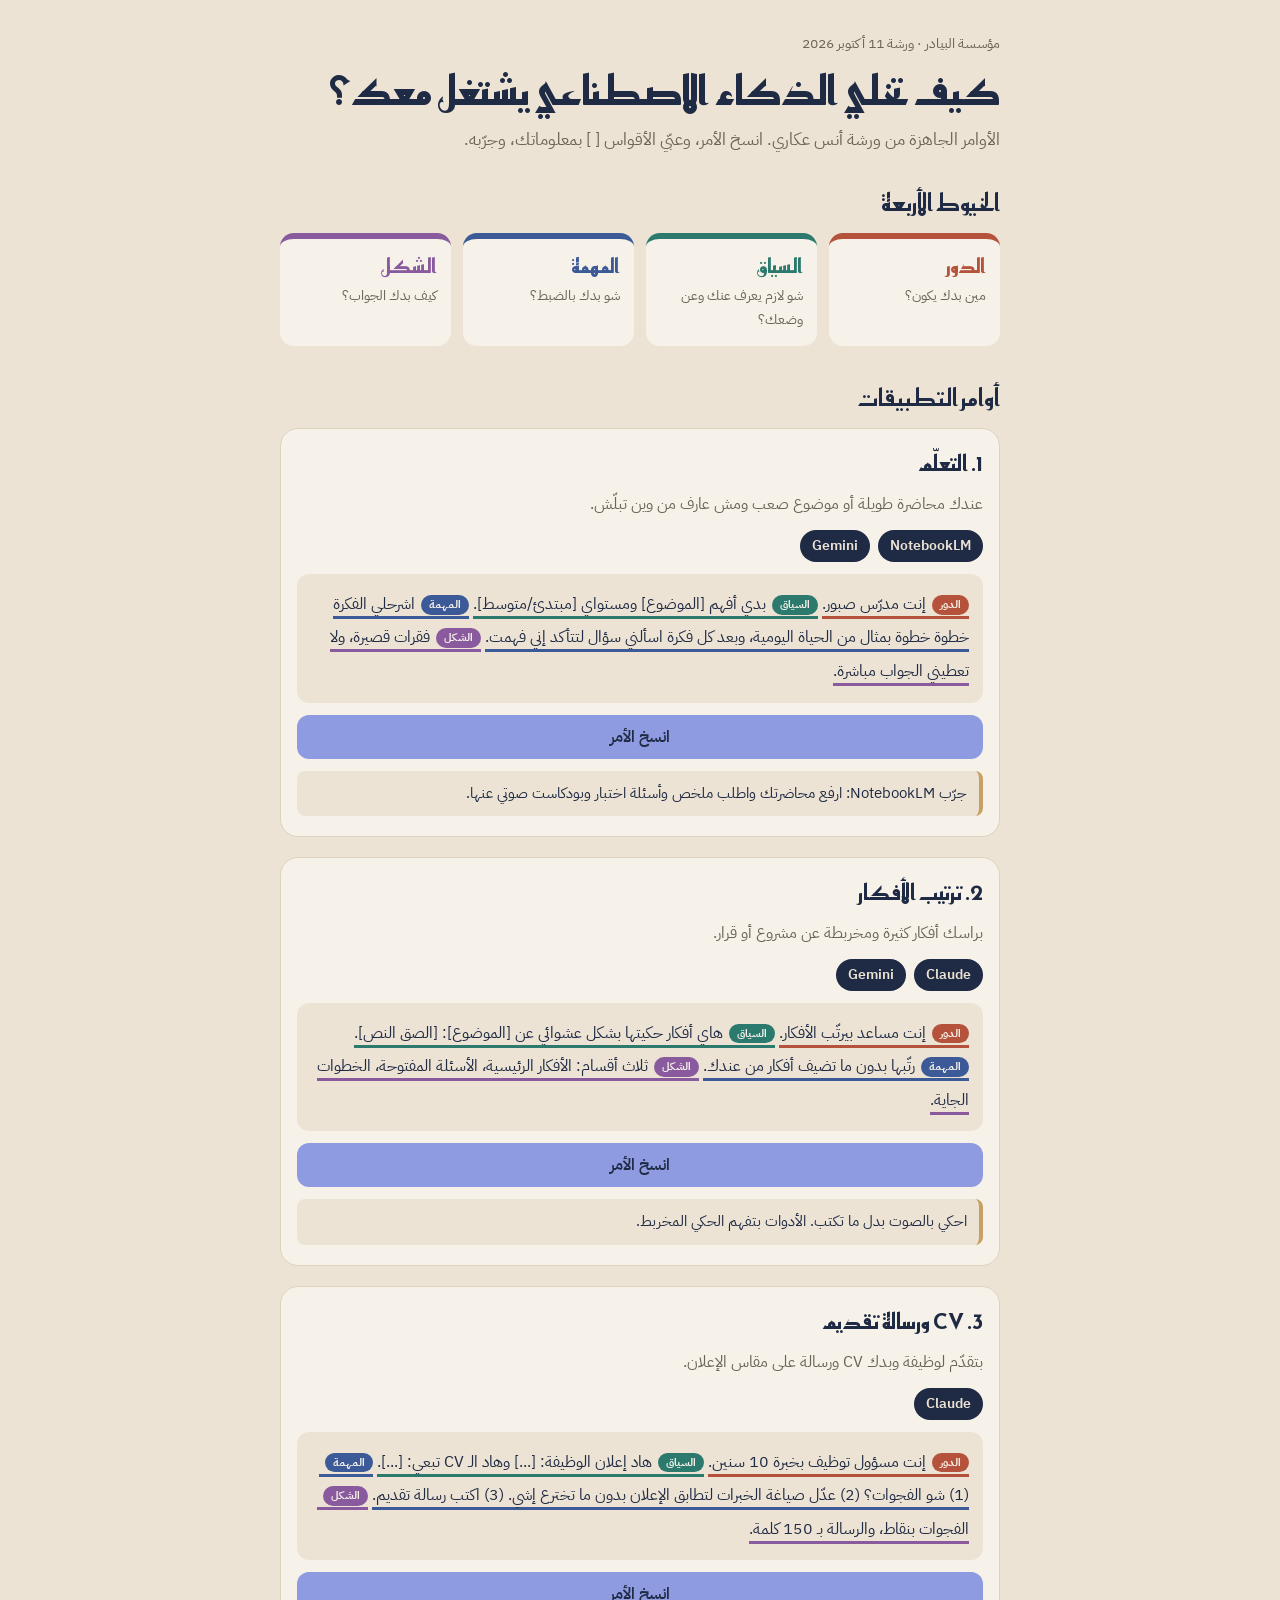
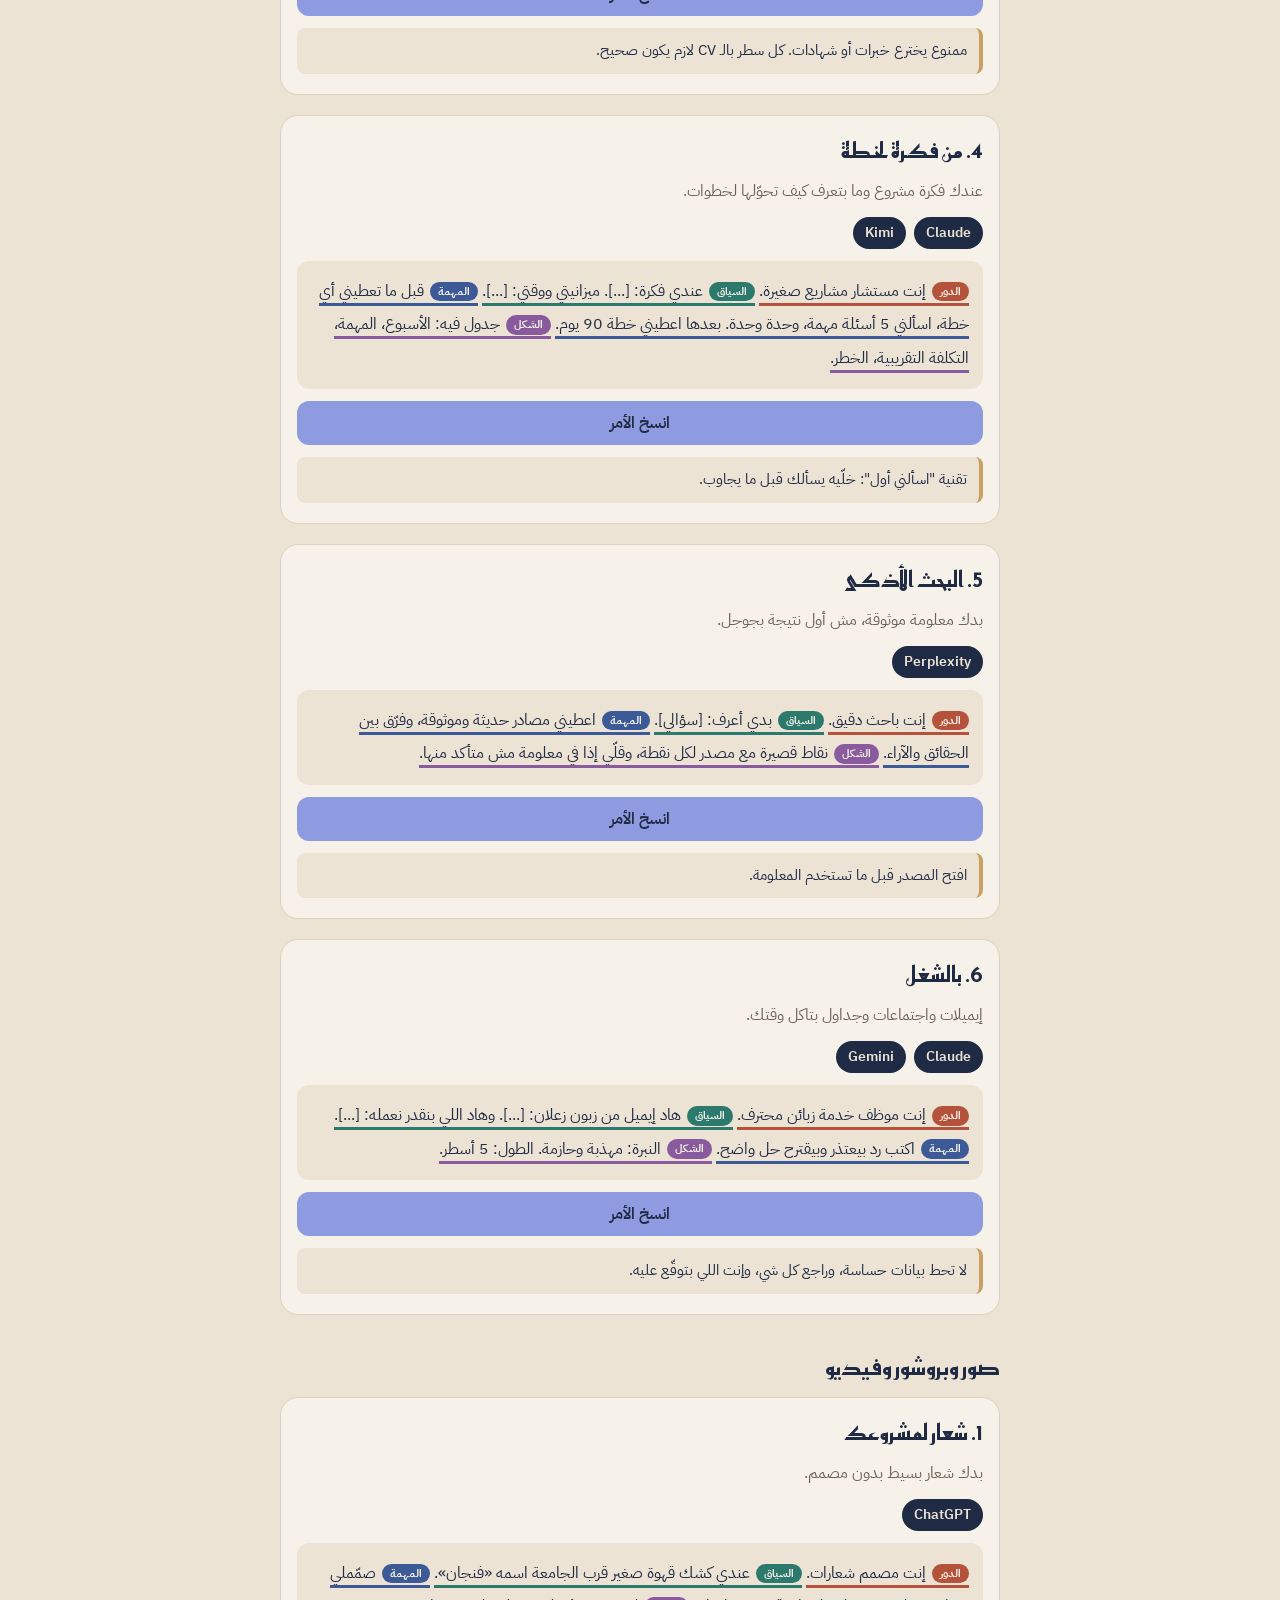
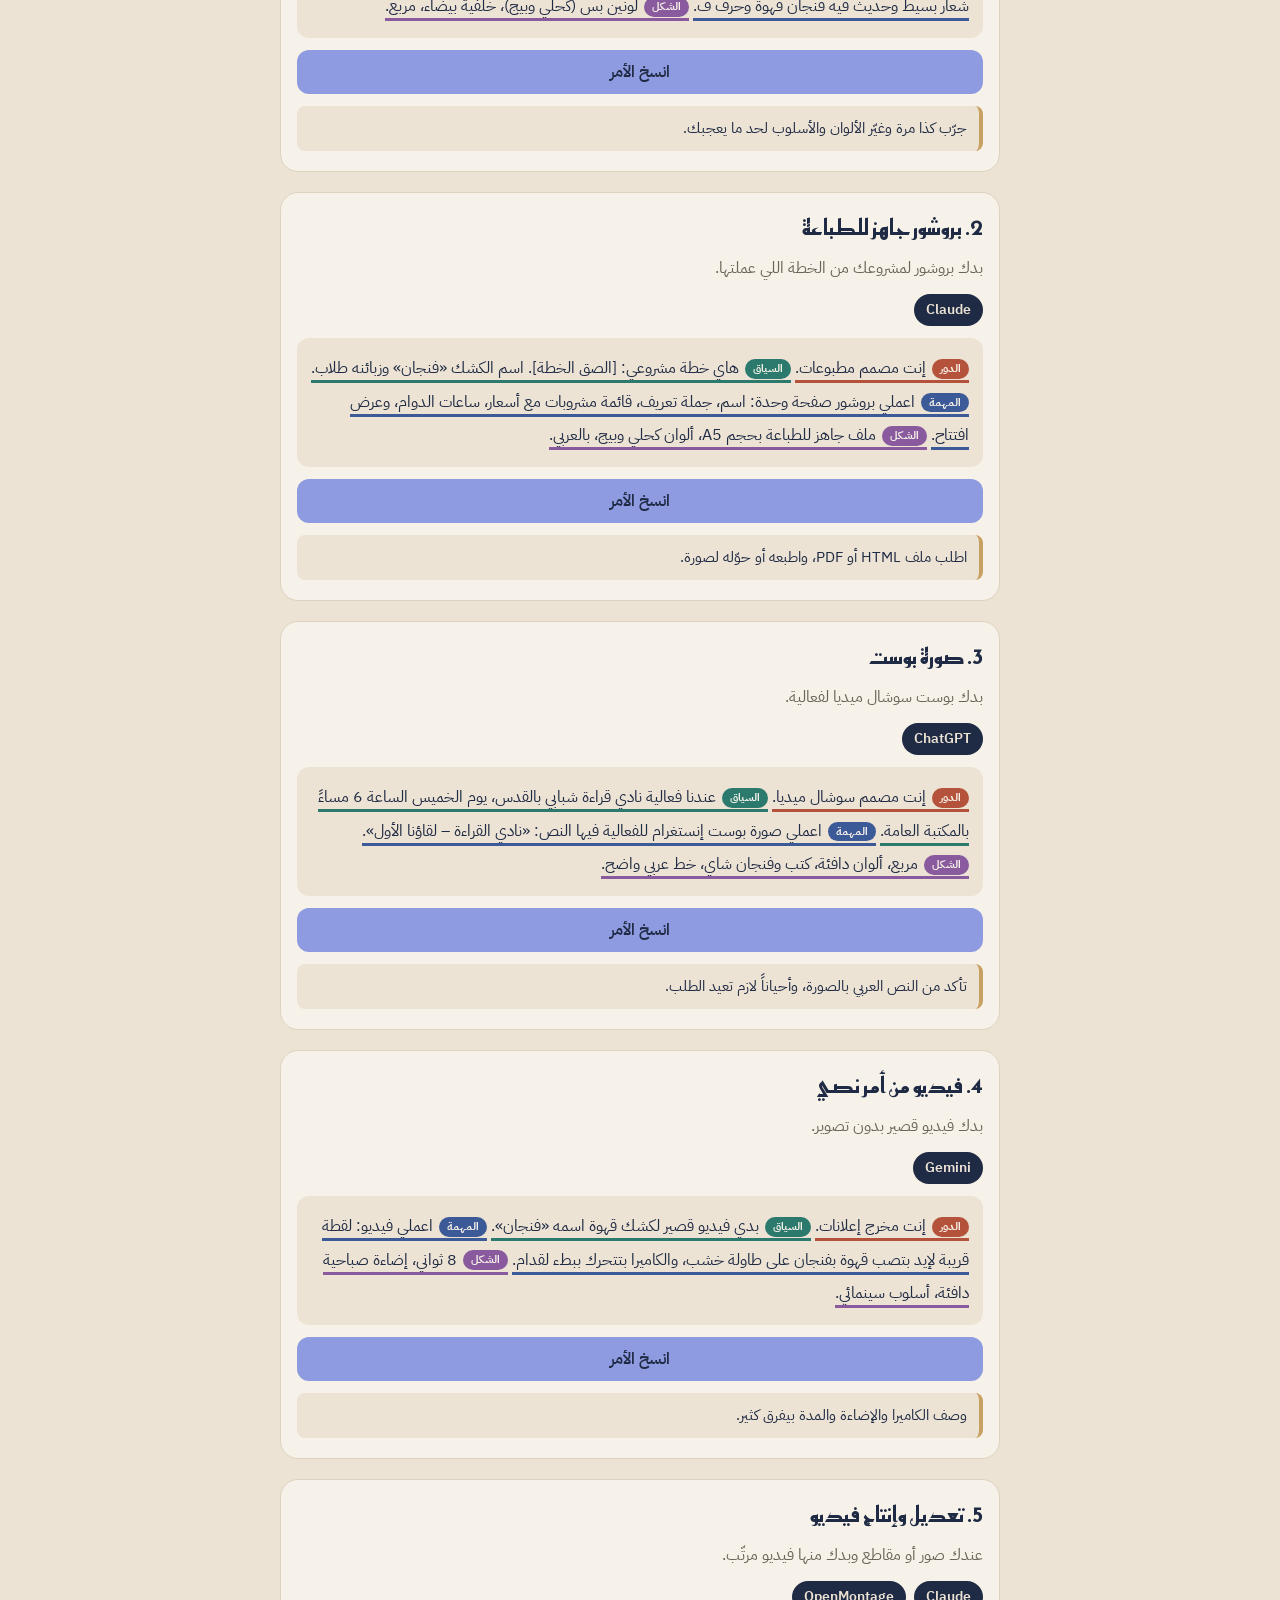
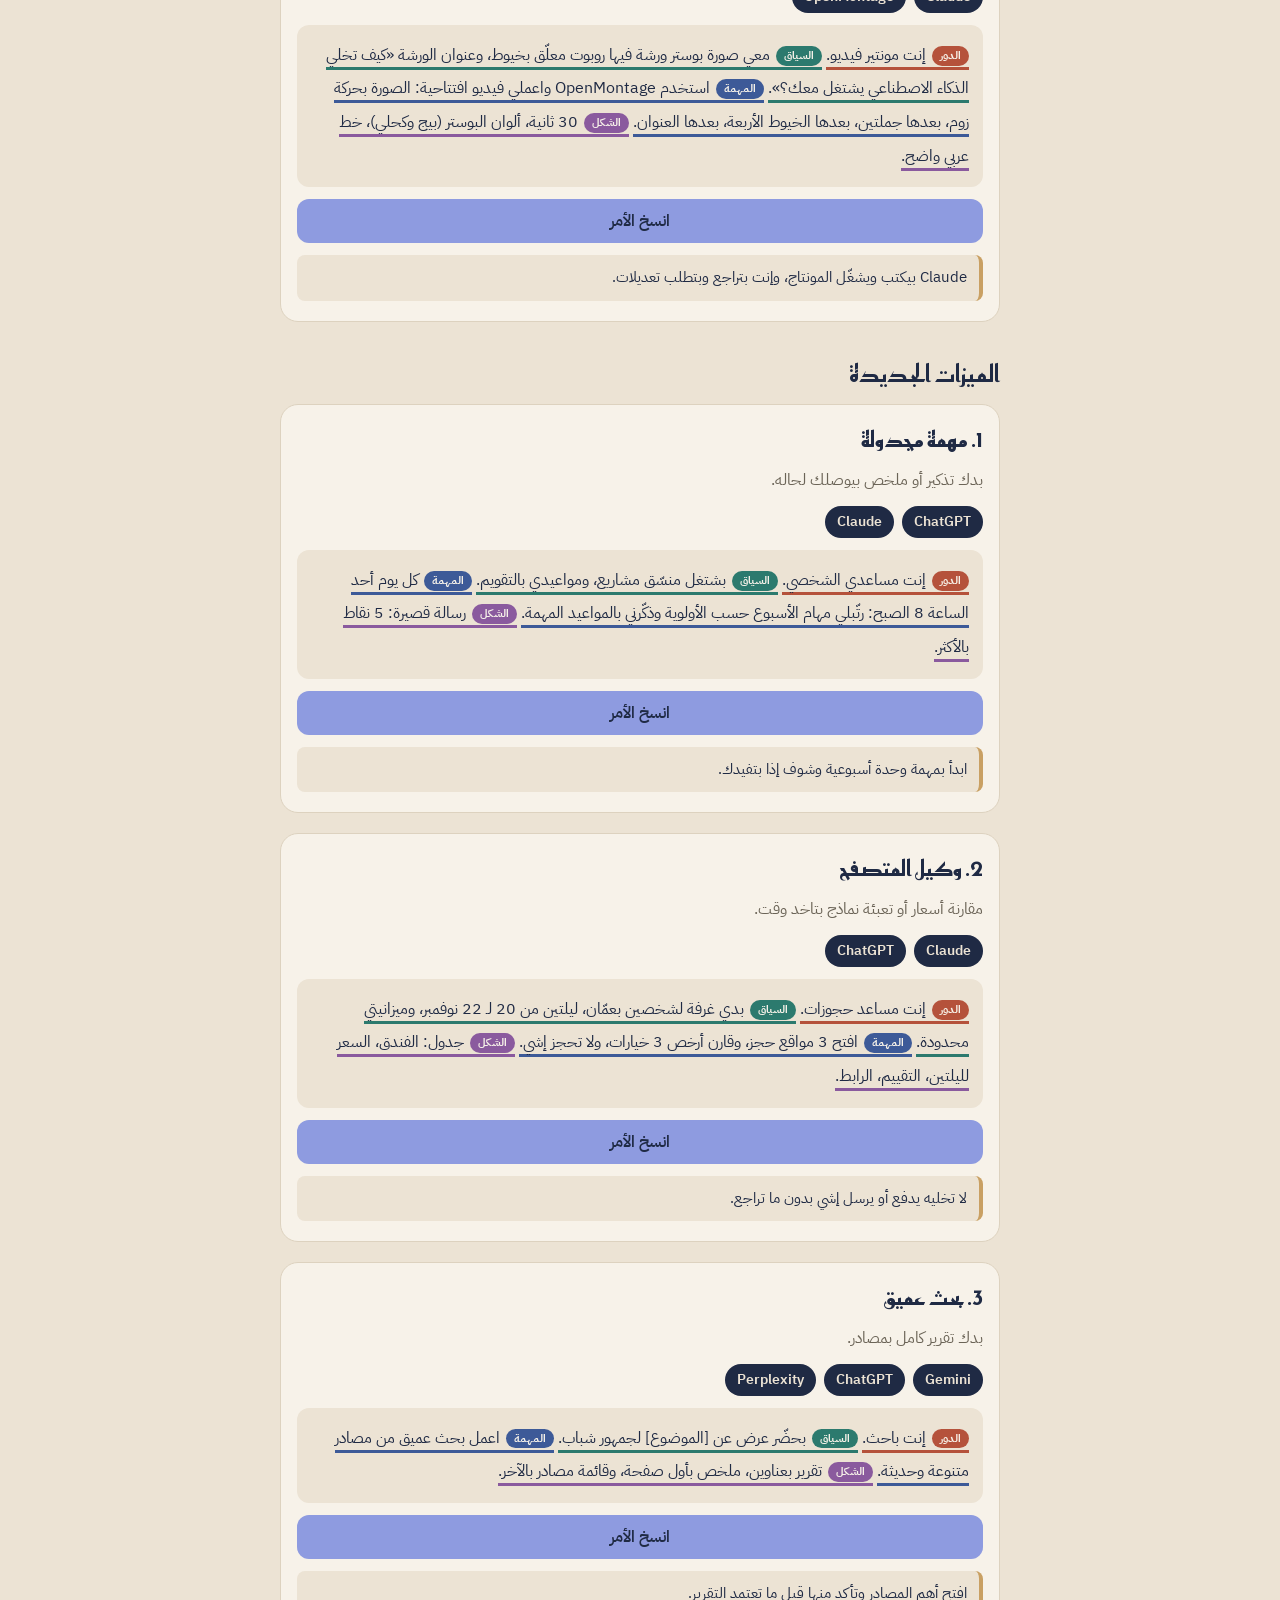
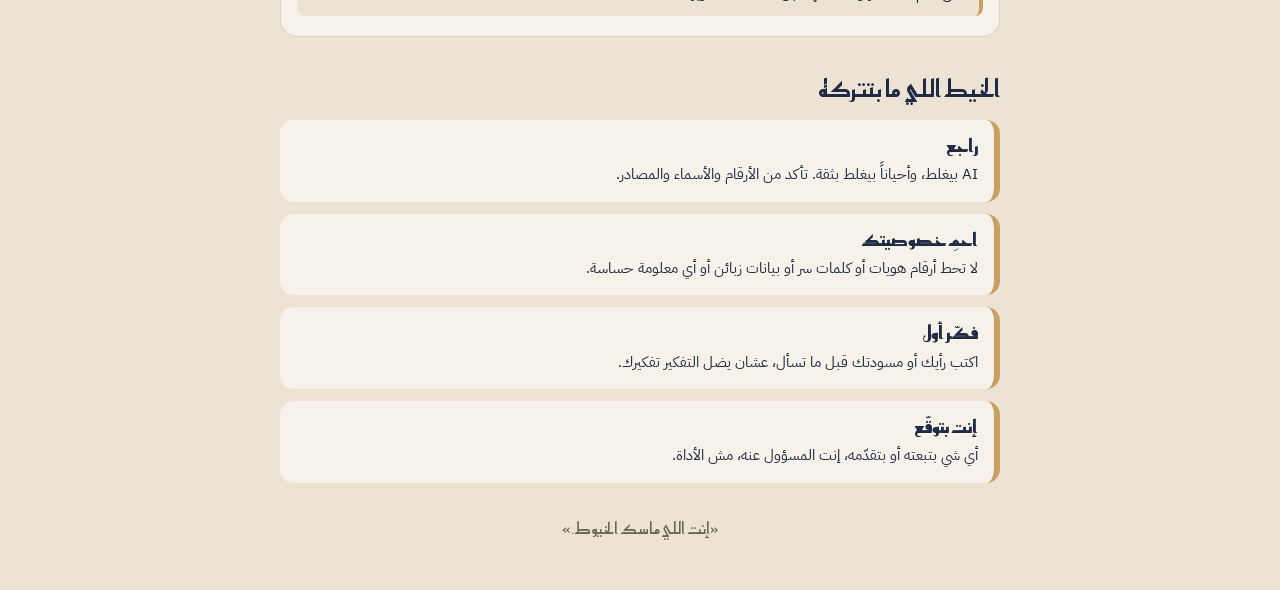
<file: index.html>
<!doctype html>
<html lang="ar" dir="rtl">
<head>
<meta charset="utf-8">
<meta name="viewport" content="width=device-width, initial-scale=1, viewport-fit=cover">
<title>دليل الخيوط الأربعة</title>
<link rel="preconnect" href="https://fonts.googleapis.com">
<link rel="preconnect" href="https://fonts.gstatic.com" crossorigin>
<link href="https://fonts.googleapis.com/css2?family=IBM+Plex+Sans+Arabic:wght@400;600;700&family=Reem+Kufi:wght@500;700&display=swap" rel="stylesheet">
<link rel="stylesheet" href="shared/tokens.css?v=3fb5810e">
<link rel="stylesheet" href="guide.css?v=64651e1b">
</head>
<body>
<div class="page" dir="rtl" lang="ar">
  <header class="hero">
    <p class="eyebrow">مؤسسة البيادر · ورشة 11 أكتوبر 2026</p>
    <h1>كيف تخلي الذكاء الاصطناعي يشتغل معك؟</h1>
    <p class="lede">الأوامر الجاهزة من ورشة أنس عكاري. انسخ الأمر، وعبّي الأقواس [ ] بمعلوماتك، وجرّبه.</p>
  </header>
  <main>
    <section aria-labelledby="threads-h">
      <h2 id="threads-h">الخيوط الأربعة</h2>
      <div class="threads" data-threads></div>
    </section>
    <div class="groups" data-prompt-groups></div>
    <section aria-labelledby="rules-h">
      <h2 id="rules-h">الخيط اللي ما بتتركه</h2>
      <div class="rules" data-rules></div>
    </section>
  </main>
  <footer>«إنت اللي ماسك الخيوط.»</footer>
</div>
<script src="shared/content.js?v=83090c7b"></script>
<script src="guide.js?v=4ed8bd0c"></script>
</body>
</html>
</file>
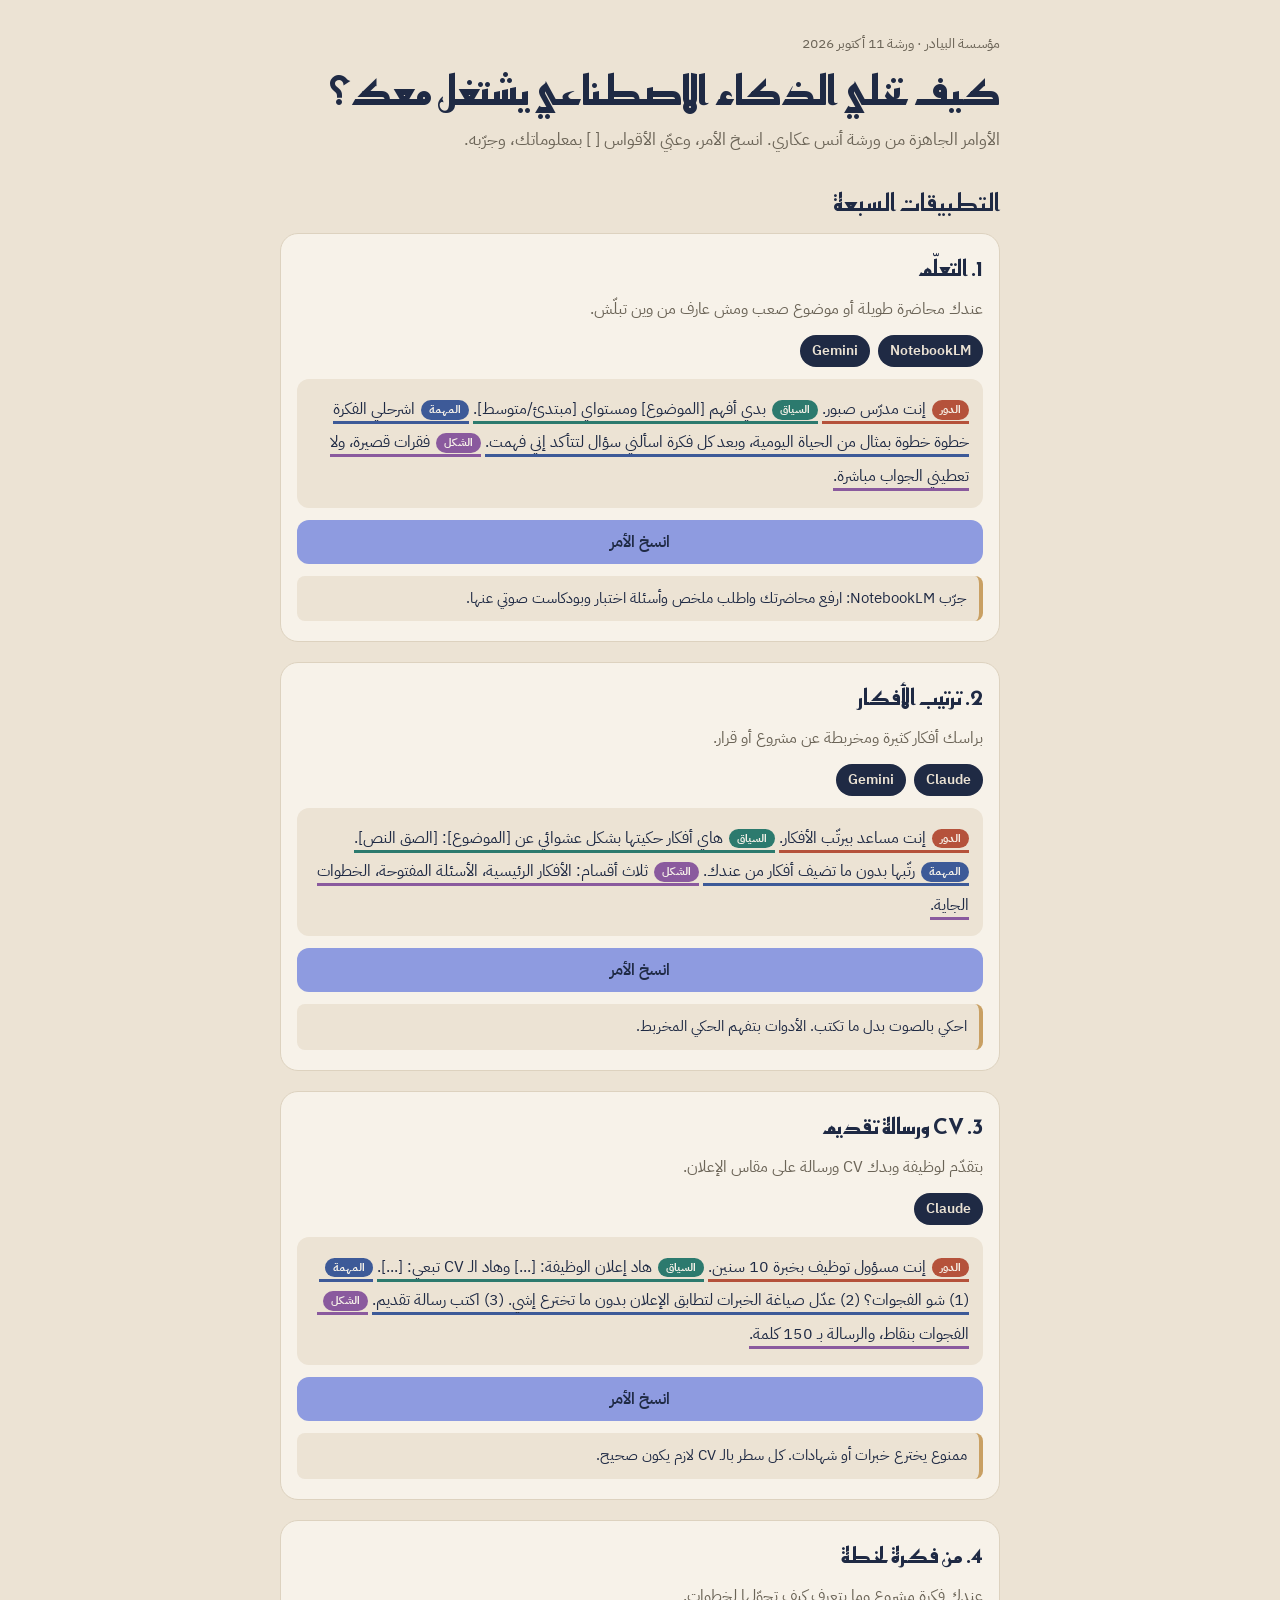
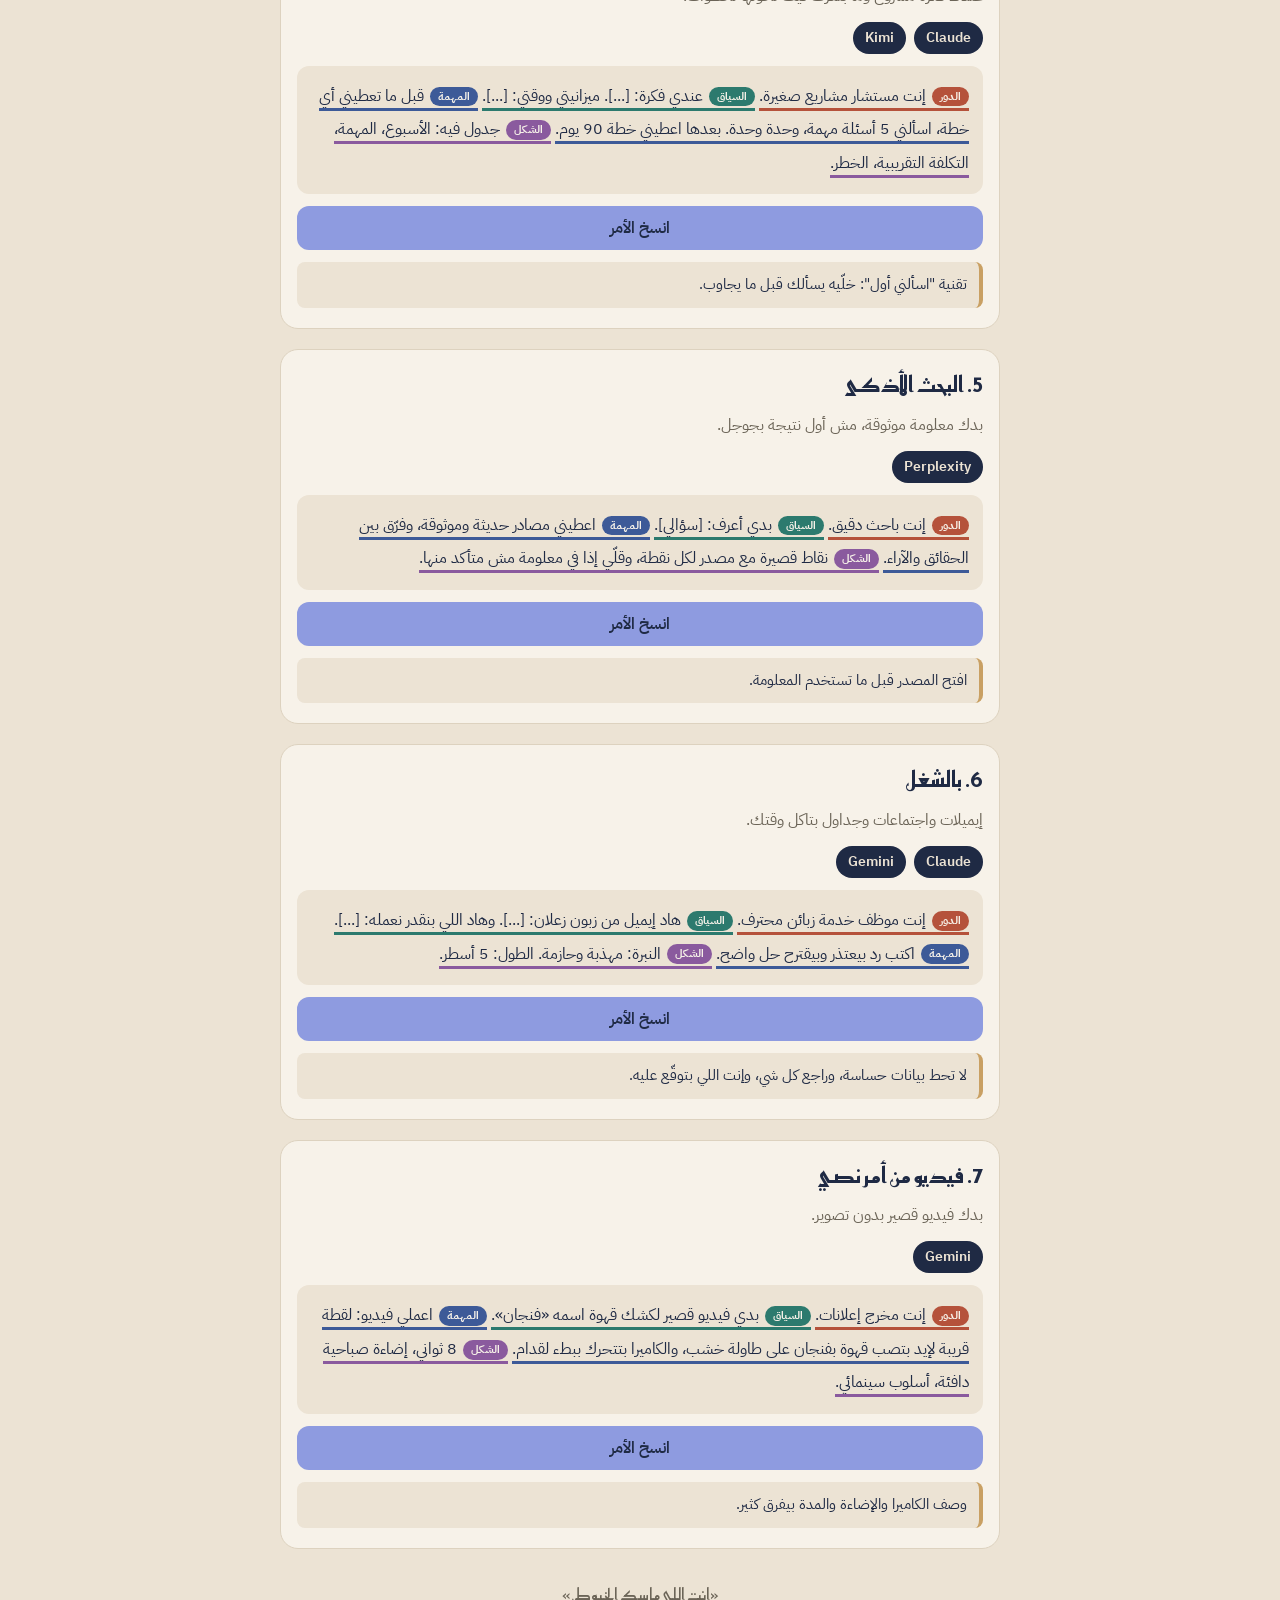
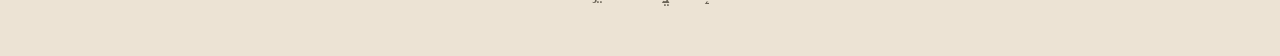
<file: p/apps/index.html>
<!doctype html>
<html lang="ar" dir="rtl">
<head>
<meta charset="utf-8">
<meta name="viewport" content="width=device-width, initial-scale=1, viewport-fit=cover">
<title>دليل الخيوط الأربعة</title>
<link rel="preconnect" href="https://fonts.googleapis.com">
<link rel="preconnect" href="https://fonts.gstatic.com" crossorigin>
<link href="https://fonts.googleapis.com/css2?family=IBM+Plex+Sans+Arabic:wght@400;600;700&family=Reem+Kufi:wght@500;700&display=swap" rel="stylesheet">
<link rel="stylesheet" href="../../shared/tokens.css?v=3fb5810e">
<link rel="stylesheet" href="../../guide.css?v=64651e1b">
</head>
<body>
<div class="page" data-only="apps" dir="rtl" lang="ar">
  <header class="hero">
    <p class="eyebrow">مؤسسة البيادر · ورشة 11 أكتوبر 2026</p>
    <h1>كيف تخلي الذكاء الاصطناعي يشتغل معك؟</h1>
    <p class="lede">الأوامر الجاهزة من ورشة أنس عكاري. انسخ الأمر، وعبّي الأقواس [ ] بمعلوماتك، وجرّبه.</p>
  </header>
  <main>
    <section aria-labelledby="threads-h">
      <h2 id="threads-h">الخيوط الأربعة</h2>
      <div class="threads" data-threads></div>
    </section>
    <div class="groups" data-prompt-groups></div>
    <section aria-labelledby="rules-h">
      <h2 id="rules-h">الخيط اللي ما بتتركه</h2>
      <div class="rules" data-rules></div>
    </section>
  </main>
  <footer>«إنت اللي ماسك الخيوط.»</footer>
</div>
<script src="../../shared/content.js?v=83090c7b"></script>
<script src="../../guide.js?v=4ed8bd0c"></script>
</body>
</html>
</file>
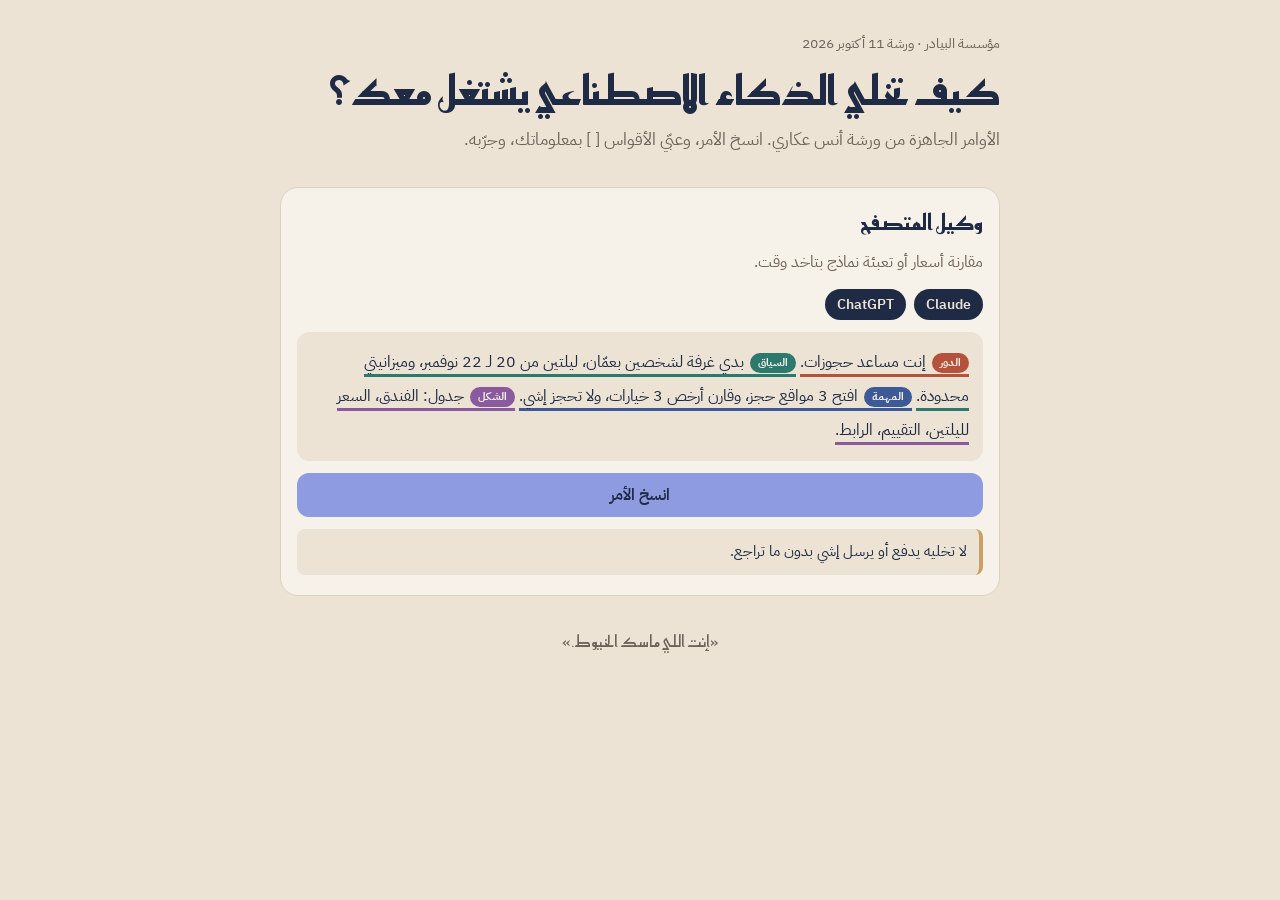
<file: p/computer/index.html>
<!doctype html>
<html lang="ar" dir="rtl">
<head>
<meta charset="utf-8">
<meta name="viewport" content="width=device-width, initial-scale=1, viewport-fit=cover">
<title>دليل الخيوط الأربعة</title>
<link rel="preconnect" href="https://fonts.googleapis.com">
<link rel="preconnect" href="https://fonts.gstatic.com" crossorigin>
<link href="https://fonts.googleapis.com/css2?family=IBM+Plex+Sans+Arabic:wght@400;600;700&family=Reem+Kufi:wght@500;700&display=swap" rel="stylesheet">
<link rel="stylesheet" href="../../shared/tokens.css?v=3fb5810e">
<link rel="stylesheet" href="../../guide.css?v=64651e1b">
</head>
<body>
<div class="page" data-only="computer" dir="rtl" lang="ar">
  <header class="hero">
    <p class="eyebrow">مؤسسة البيادر · ورشة 11 أكتوبر 2026</p>
    <h1>كيف تخلي الذكاء الاصطناعي يشتغل معك؟</h1>
    <p class="lede">الأوامر الجاهزة من ورشة أنس عكاري. انسخ الأمر، وعبّي الأقواس [ ] بمعلوماتك، وجرّبه.</p>
  </header>
  <main>
    <section aria-labelledby="threads-h">
      <h2 id="threads-h">الخيوط الأربعة</h2>
      <div class="threads" data-threads></div>
    </section>
    <div class="groups" data-prompt-groups></div>
    <section aria-labelledby="rules-h">
      <h2 id="rules-h">الخيط اللي ما بتتركه</h2>
      <div class="rules" data-rules></div>
    </section>
  </main>
  <footer>«إنت اللي ماسك الخيوط.»</footer>
</div>
<script src="../../shared/content.js?v=83090c7b"></script>
<script src="../../guide.js?v=4ed8bd0c"></script>
</body>
</html>
</file>
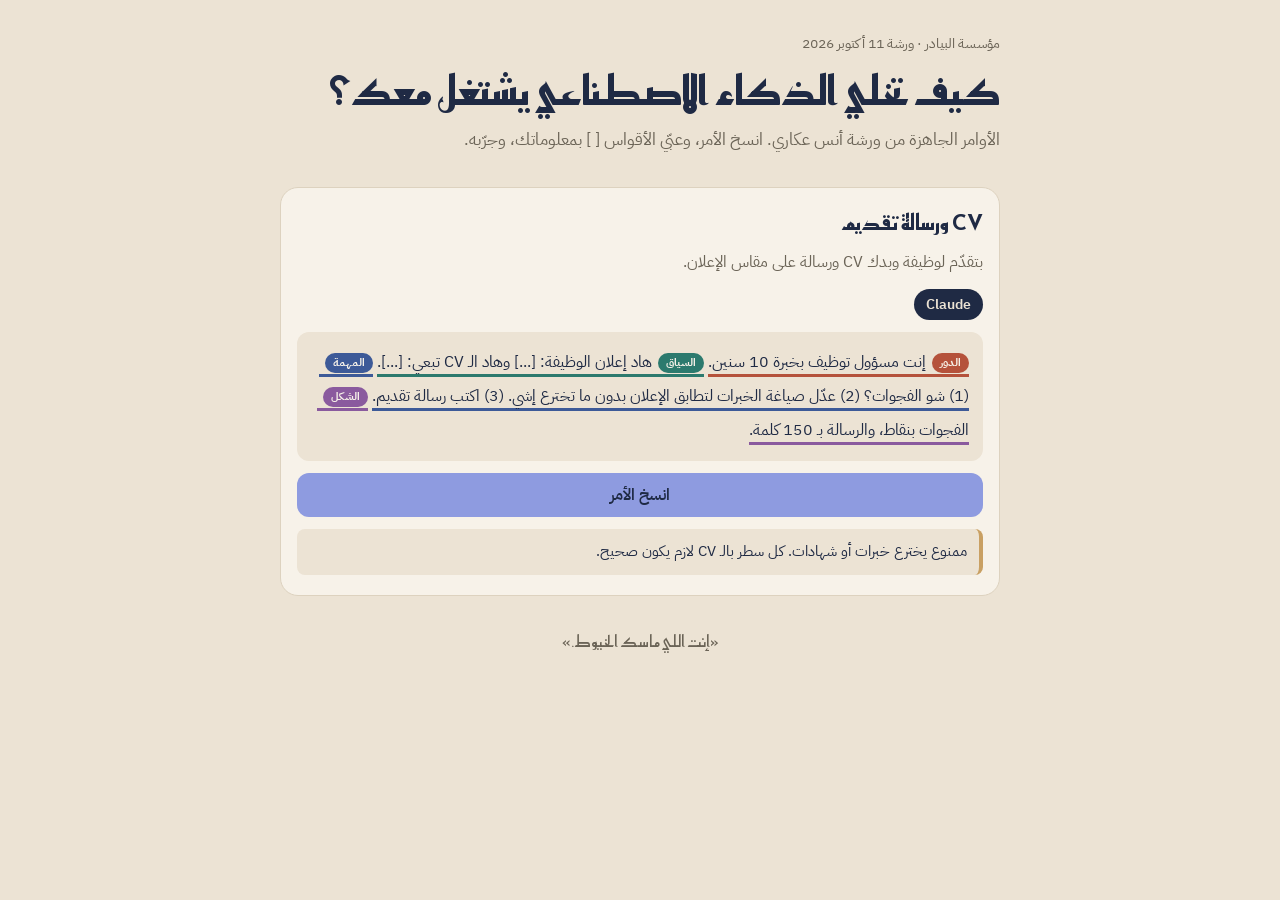
<file: p/cv/index.html>
<!doctype html>
<html lang="ar" dir="rtl">
<head>
<meta charset="utf-8">
<meta name="viewport" content="width=device-width, initial-scale=1, viewport-fit=cover">
<title>دليل الخيوط الأربعة</title>
<link rel="preconnect" href="https://fonts.googleapis.com">
<link rel="preconnect" href="https://fonts.gstatic.com" crossorigin>
<link href="https://fonts.googleapis.com/css2?family=IBM+Plex+Sans+Arabic:wght@400;600;700&family=Reem+Kufi:wght@500;700&display=swap" rel="stylesheet">
<link rel="stylesheet" href="../../shared/tokens.css?v=3fb5810e">
<link rel="stylesheet" href="../../guide.css?v=64651e1b">
</head>
<body>
<div class="page" data-only="cv" dir="rtl" lang="ar">
  <header class="hero">
    <p class="eyebrow">مؤسسة البيادر · ورشة 11 أكتوبر 2026</p>
    <h1>كيف تخلي الذكاء الاصطناعي يشتغل معك؟</h1>
    <p class="lede">الأوامر الجاهزة من ورشة أنس عكاري. انسخ الأمر، وعبّي الأقواس [ ] بمعلوماتك، وجرّبه.</p>
  </header>
  <main>
    <section aria-labelledby="threads-h">
      <h2 id="threads-h">الخيوط الأربعة</h2>
      <div class="threads" data-threads></div>
    </section>
    <div class="groups" data-prompt-groups></div>
    <section aria-labelledby="rules-h">
      <h2 id="rules-h">الخيط اللي ما بتتركه</h2>
      <div class="rules" data-rules></div>
    </section>
  </main>
  <footer>«إنت اللي ماسك الخيوط.»</footer>
</div>
<script src="../../shared/content.js?v=83090c7b"></script>
<script src="../../guide.js?v=4ed8bd0c"></script>
</body>
</html>
</file>
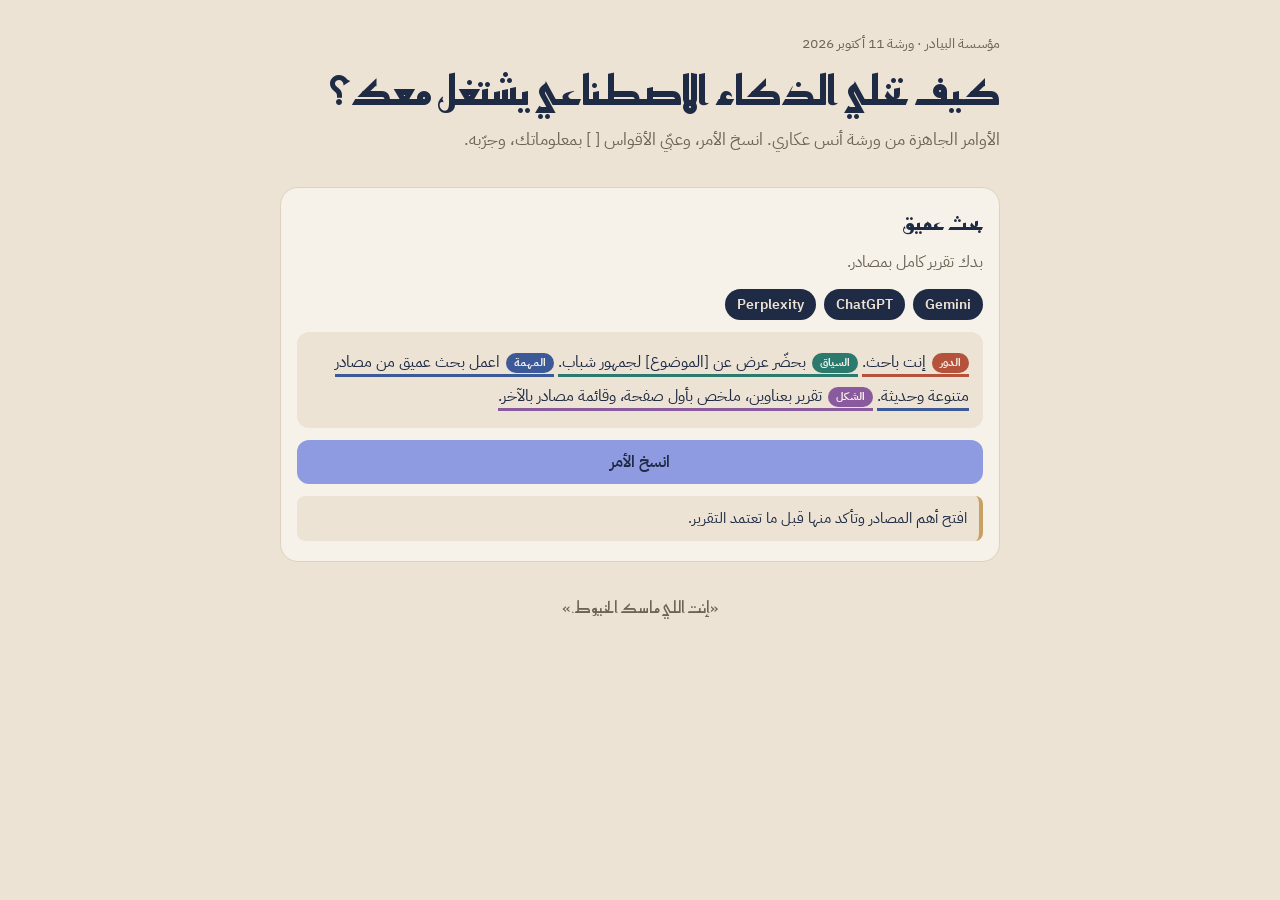
<file: p/deep-research/index.html>
<!doctype html>
<html lang="ar" dir="rtl">
<head>
<meta charset="utf-8">
<meta name="viewport" content="width=device-width, initial-scale=1, viewport-fit=cover">
<title>دليل الخيوط الأربعة</title>
<link rel="preconnect" href="https://fonts.googleapis.com">
<link rel="preconnect" href="https://fonts.gstatic.com" crossorigin>
<link href="https://fonts.googleapis.com/css2?family=IBM+Plex+Sans+Arabic:wght@400;600;700&family=Reem+Kufi:wght@500;700&display=swap" rel="stylesheet">
<link rel="stylesheet" href="../../shared/tokens.css?v=3fb5810e">
<link rel="stylesheet" href="../../guide.css?v=64651e1b">
</head>
<body>
<div class="page" data-only="deep-research" dir="rtl" lang="ar">
  <header class="hero">
    <p class="eyebrow">مؤسسة البيادر · ورشة 11 أكتوبر 2026</p>
    <h1>كيف تخلي الذكاء الاصطناعي يشتغل معك؟</h1>
    <p class="lede">الأوامر الجاهزة من ورشة أنس عكاري. انسخ الأمر، وعبّي الأقواس [ ] بمعلوماتك، وجرّبه.</p>
  </header>
  <main>
    <section aria-labelledby="threads-h">
      <h2 id="threads-h">الخيوط الأربعة</h2>
      <div class="threads" data-threads></div>
    </section>
    <div class="groups" data-prompt-groups></div>
    <section aria-labelledby="rules-h">
      <h2 id="rules-h">الخيط اللي ما بتتركه</h2>
      <div class="rules" data-rules></div>
    </section>
  </main>
  <footer>«إنت اللي ماسك الخيوط.»</footer>
</div>
<script src="../../shared/content.js?v=83090c7b"></script>
<script src="../../guide.js?v=4ed8bd0c"></script>
</body>
</html>
</file>
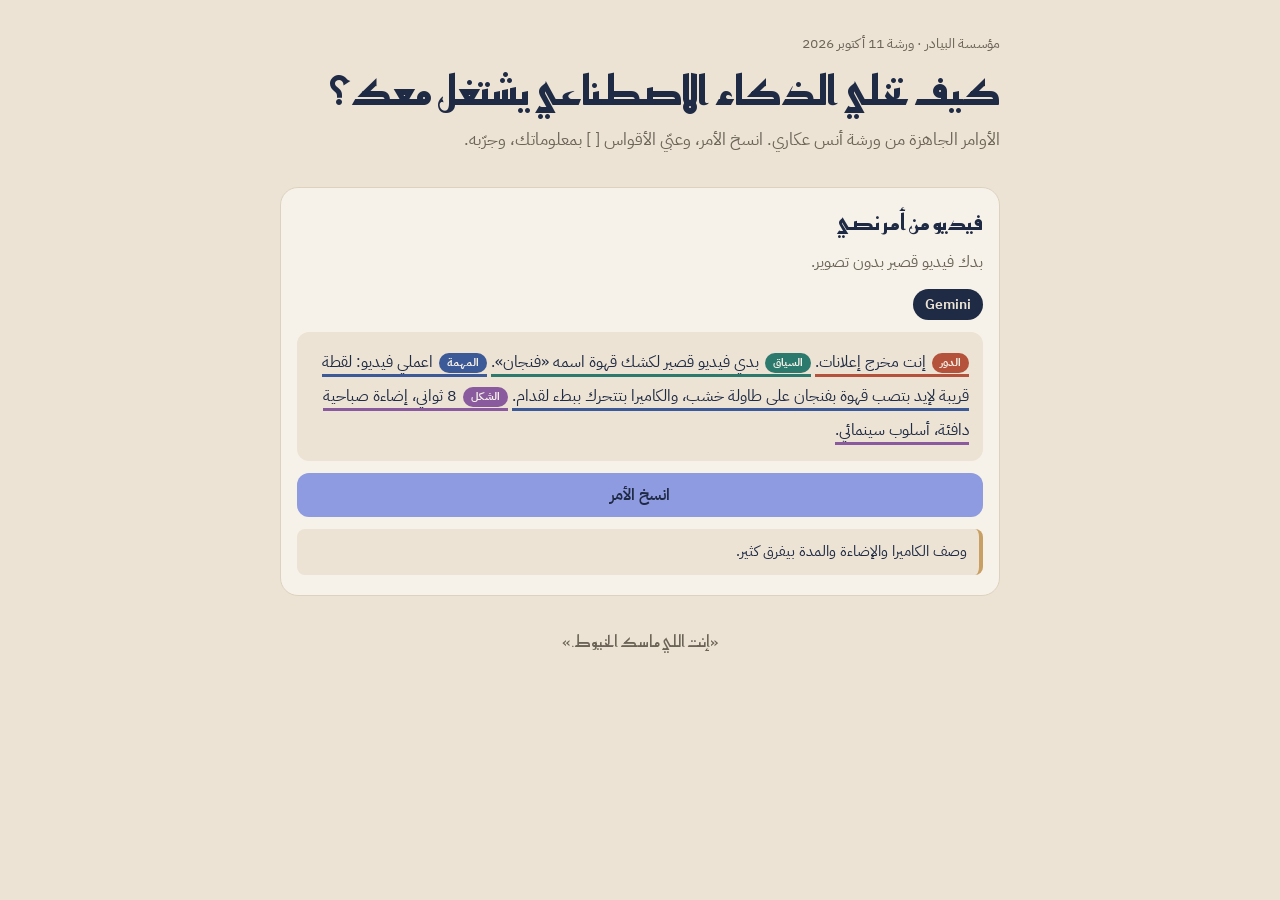
<file: p/gemini-video/index.html>
<!doctype html>
<html lang="ar" dir="rtl">
<head>
<meta charset="utf-8">
<meta name="viewport" content="width=device-width, initial-scale=1, viewport-fit=cover">
<title>دليل الخيوط الأربعة</title>
<link rel="preconnect" href="https://fonts.googleapis.com">
<link rel="preconnect" href="https://fonts.gstatic.com" crossorigin>
<link href="https://fonts.googleapis.com/css2?family=IBM+Plex+Sans+Arabic:wght@400;600;700&family=Reem+Kufi:wght@500;700&display=swap" rel="stylesheet">
<link rel="stylesheet" href="../../shared/tokens.css?v=3fb5810e">
<link rel="stylesheet" href="../../guide.css?v=64651e1b">
</head>
<body>
<div class="page" data-only="gemini-video" dir="rtl" lang="ar">
  <header class="hero">
    <p class="eyebrow">مؤسسة البيادر · ورشة 11 أكتوبر 2026</p>
    <h1>كيف تخلي الذكاء الاصطناعي يشتغل معك؟</h1>
    <p class="lede">الأوامر الجاهزة من ورشة أنس عكاري. انسخ الأمر، وعبّي الأقواس [ ] بمعلوماتك، وجرّبه.</p>
  </header>
  <main>
    <section aria-labelledby="threads-h">
      <h2 id="threads-h">الخيوط الأربعة</h2>
      <div class="threads" data-threads></div>
    </section>
    <div class="groups" data-prompt-groups></div>
    <section aria-labelledby="rules-h">
      <h2 id="rules-h">الخيط اللي ما بتتركه</h2>
      <div class="rules" data-rules></div>
    </section>
  </main>
  <footer>«إنت اللي ماسك الخيوط.»</footer>
</div>
<script src="../../shared/content.js?v=83090c7b"></script>
<script src="../../guide.js?v=4ed8bd0c"></script>
</body>
</html>
</file>
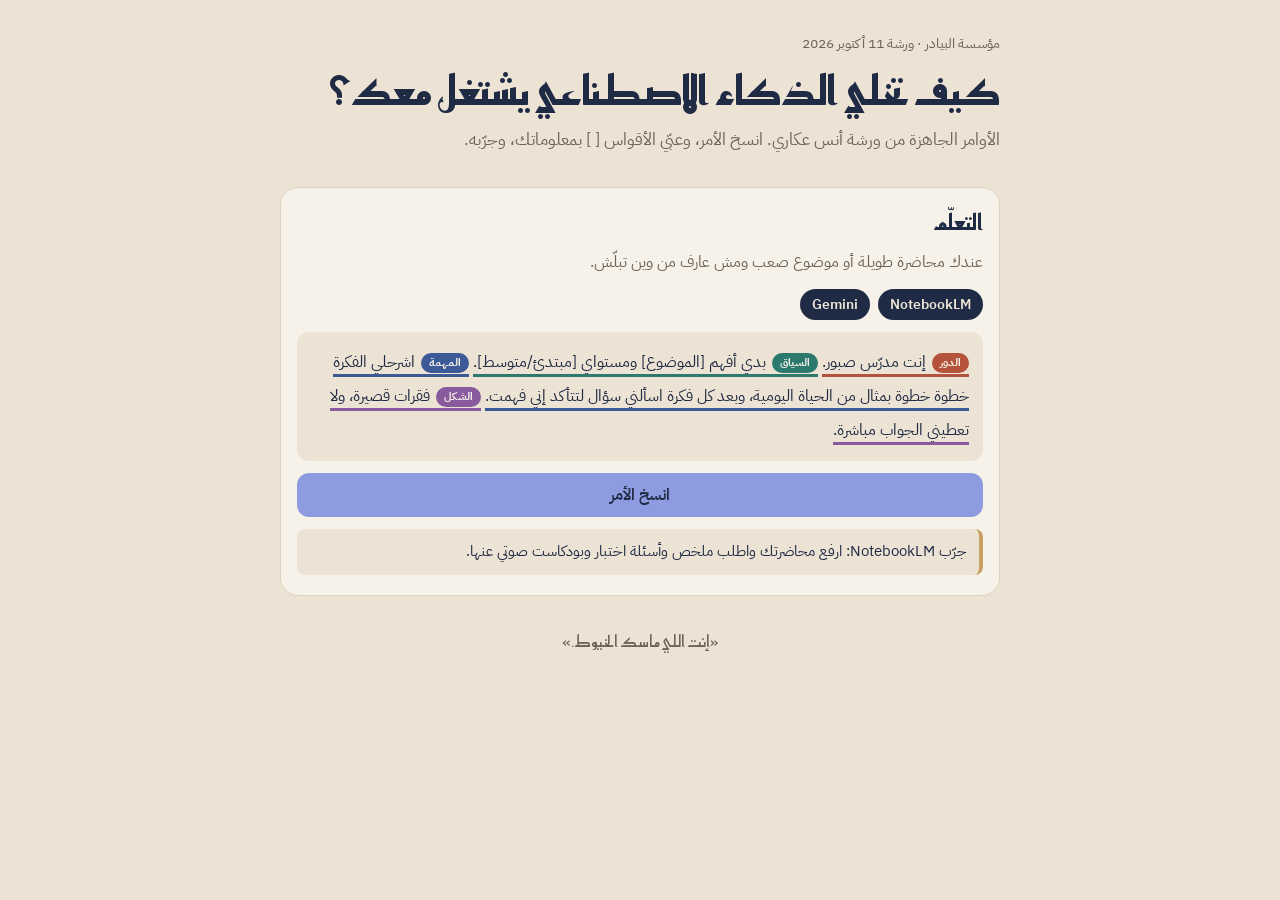
<file: p/learning/index.html>
<!doctype html>
<html lang="ar" dir="rtl">
<head>
<meta charset="utf-8">
<meta name="viewport" content="width=device-width, initial-scale=1, viewport-fit=cover">
<title>دليل الخيوط الأربعة</title>
<link rel="preconnect" href="https://fonts.googleapis.com">
<link rel="preconnect" href="https://fonts.gstatic.com" crossorigin>
<link href="https://fonts.googleapis.com/css2?family=IBM+Plex+Sans+Arabic:wght@400;600;700&family=Reem+Kufi:wght@500;700&display=swap" rel="stylesheet">
<link rel="stylesheet" href="../../shared/tokens.css?v=3fb5810e">
<link rel="stylesheet" href="../../guide.css?v=64651e1b">
</head>
<body>
<div class="page" data-only="learning" dir="rtl" lang="ar">
  <header class="hero">
    <p class="eyebrow">مؤسسة البيادر · ورشة 11 أكتوبر 2026</p>
    <h1>كيف تخلي الذكاء الاصطناعي يشتغل معك؟</h1>
    <p class="lede">الأوامر الجاهزة من ورشة أنس عكاري. انسخ الأمر، وعبّي الأقواس [ ] بمعلوماتك، وجرّبه.</p>
  </header>
  <main>
    <section aria-labelledby="threads-h">
      <h2 id="threads-h">الخيوط الأربعة</h2>
      <div class="threads" data-threads></div>
    </section>
    <div class="groups" data-prompt-groups></div>
    <section aria-labelledby="rules-h">
      <h2 id="rules-h">الخيط اللي ما بتتركه</h2>
      <div class="rules" data-rules></div>
    </section>
  </main>
  <footer>«إنت اللي ماسك الخيوط.»</footer>
</div>
<script src="../../shared/content.js?v=83090c7b"></script>
<script src="../../guide.js?v=4ed8bd0c"></script>
</body>
</html>
</file>
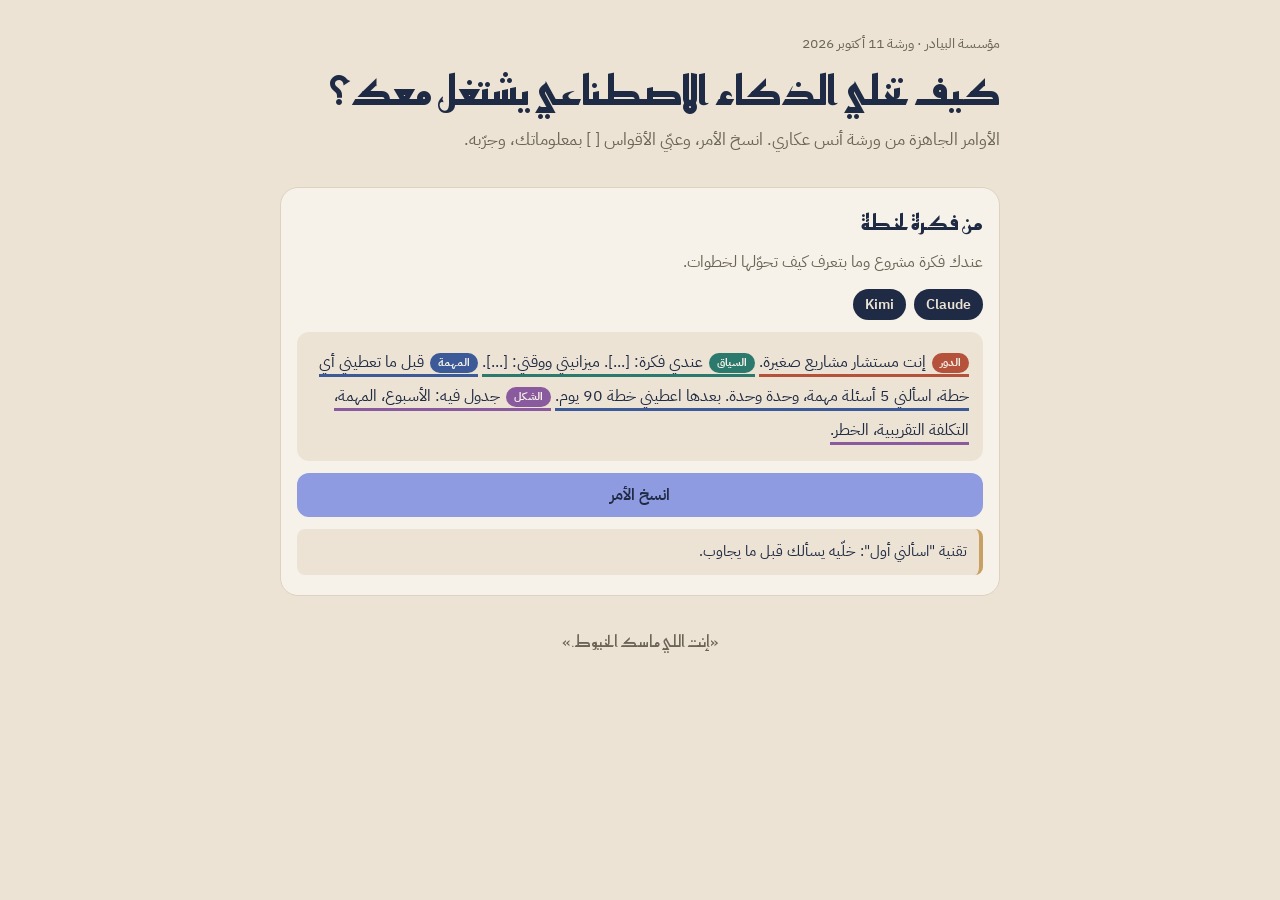
<file: p/plan/index.html>
<!doctype html>
<html lang="ar" dir="rtl">
<head>
<meta charset="utf-8">
<meta name="viewport" content="width=device-width, initial-scale=1, viewport-fit=cover">
<title>دليل الخيوط الأربعة</title>
<link rel="preconnect" href="https://fonts.googleapis.com">
<link rel="preconnect" href="https://fonts.gstatic.com" crossorigin>
<link href="https://fonts.googleapis.com/css2?family=IBM+Plex+Sans+Arabic:wght@400;600;700&family=Reem+Kufi:wght@500;700&display=swap" rel="stylesheet">
<link rel="stylesheet" href="../../shared/tokens.css?v=3fb5810e">
<link rel="stylesheet" href="../../guide.css?v=64651e1b">
</head>
<body>
<div class="page" data-only="plan" dir="rtl" lang="ar">
  <header class="hero">
    <p class="eyebrow">مؤسسة البيادر · ورشة 11 أكتوبر 2026</p>
    <h1>كيف تخلي الذكاء الاصطناعي يشتغل معك؟</h1>
    <p class="lede">الأوامر الجاهزة من ورشة أنس عكاري. انسخ الأمر، وعبّي الأقواس [ ] بمعلوماتك، وجرّبه.</p>
  </header>
  <main>
    <section aria-labelledby="threads-h">
      <h2 id="threads-h">الخيوط الأربعة</h2>
      <div class="threads" data-threads></div>
    </section>
    <div class="groups" data-prompt-groups></div>
    <section aria-labelledby="rules-h">
      <h2 id="rules-h">الخيط اللي ما بتتركه</h2>
      <div class="rules" data-rules></div>
    </section>
  </main>
  <footer>«إنت اللي ماسك الخيوط.»</footer>
</div>
<script src="../../shared/content.js?v=83090c7b"></script>
<script src="../../guide.js?v=4ed8bd0c"></script>
</body>
</html>
</file>
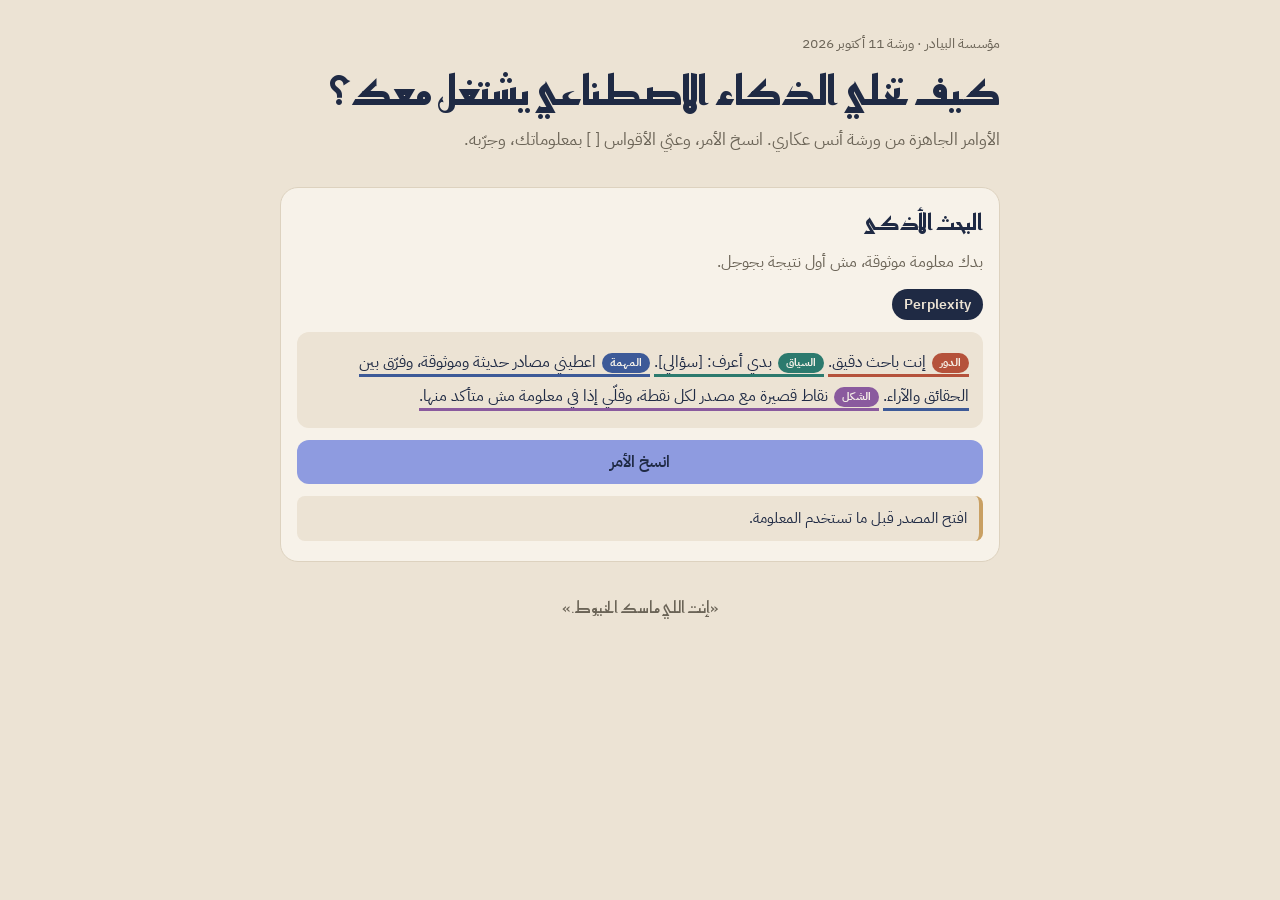
<file: p/research/index.html>
<!doctype html>
<html lang="ar" dir="rtl">
<head>
<meta charset="utf-8">
<meta name="viewport" content="width=device-width, initial-scale=1, viewport-fit=cover">
<title>دليل الخيوط الأربعة</title>
<link rel="preconnect" href="https://fonts.googleapis.com">
<link rel="preconnect" href="https://fonts.gstatic.com" crossorigin>
<link href="https://fonts.googleapis.com/css2?family=IBM+Plex+Sans+Arabic:wght@400;600;700&family=Reem+Kufi:wght@500;700&display=swap" rel="stylesheet">
<link rel="stylesheet" href="../../shared/tokens.css?v=3fb5810e">
<link rel="stylesheet" href="../../guide.css?v=64651e1b">
</head>
<body>
<div class="page" data-only="research" dir="rtl" lang="ar">
  <header class="hero">
    <p class="eyebrow">مؤسسة البيادر · ورشة 11 أكتوبر 2026</p>
    <h1>كيف تخلي الذكاء الاصطناعي يشتغل معك؟</h1>
    <p class="lede">الأوامر الجاهزة من ورشة أنس عكاري. انسخ الأمر، وعبّي الأقواس [ ] بمعلوماتك، وجرّبه.</p>
  </header>
  <main>
    <section aria-labelledby="threads-h">
      <h2 id="threads-h">الخيوط الأربعة</h2>
      <div class="threads" data-threads></div>
    </section>
    <div class="groups" data-prompt-groups></div>
    <section aria-labelledby="rules-h">
      <h2 id="rules-h">الخيط اللي ما بتتركه</h2>
      <div class="rules" data-rules></div>
    </section>
  </main>
  <footer>«إنت اللي ماسك الخيوط.»</footer>
</div>
<script src="../../shared/content.js?v=83090c7b"></script>
<script src="../../guide.js?v=4ed8bd0c"></script>
</body>
</html>
</file>
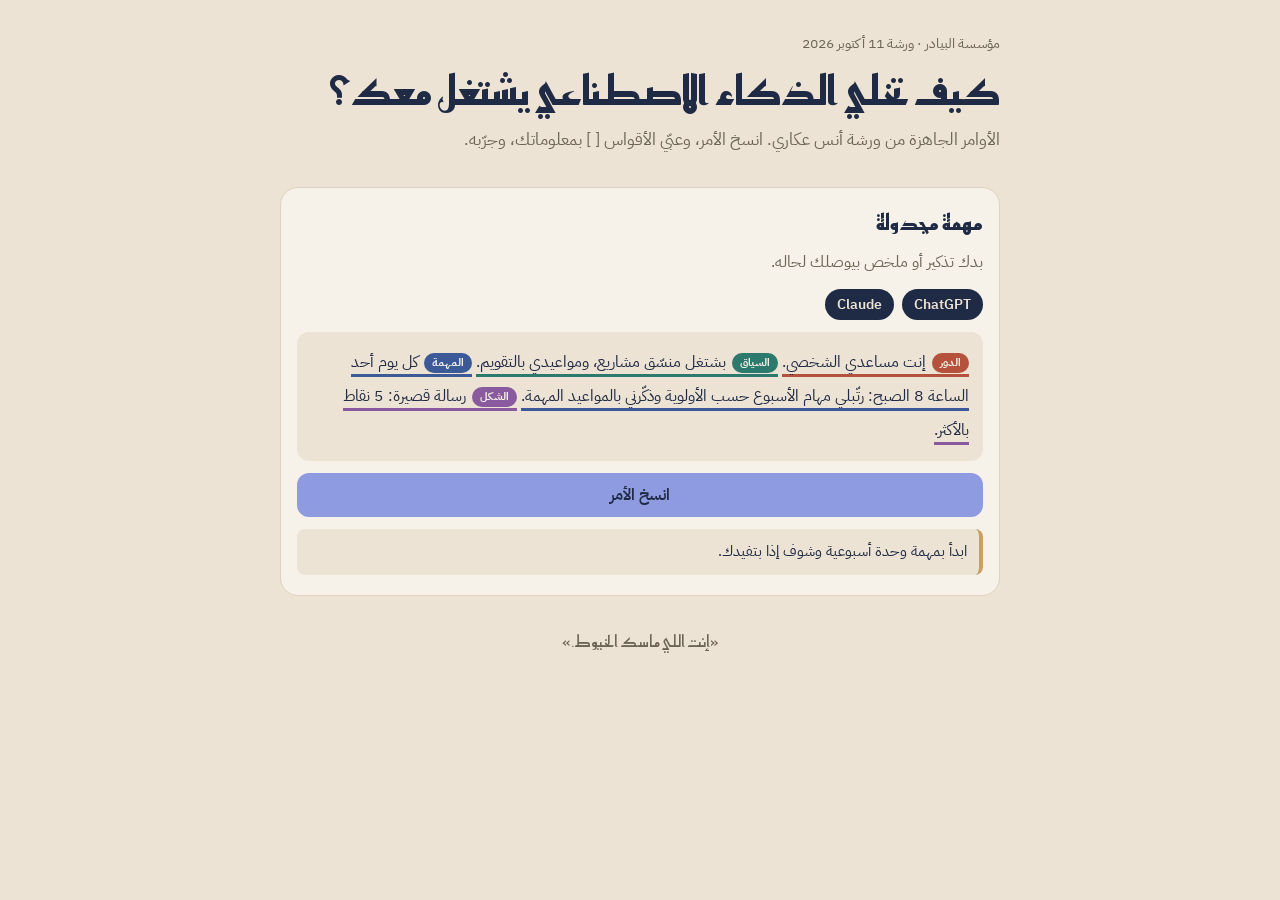
<file: p/scheduled/index.html>
<!doctype html>
<html lang="ar" dir="rtl">
<head>
<meta charset="utf-8">
<meta name="viewport" content="width=device-width, initial-scale=1, viewport-fit=cover">
<title>دليل الخيوط الأربعة</title>
<link rel="preconnect" href="https://fonts.googleapis.com">
<link rel="preconnect" href="https://fonts.gstatic.com" crossorigin>
<link href="https://fonts.googleapis.com/css2?family=IBM+Plex+Sans+Arabic:wght@400;600;700&family=Reem+Kufi:wght@500;700&display=swap" rel="stylesheet">
<link rel="stylesheet" href="../../shared/tokens.css?v=3fb5810e">
<link rel="stylesheet" href="../../guide.css?v=64651e1b">
</head>
<body>
<div class="page" data-only="scheduled" dir="rtl" lang="ar">
  <header class="hero">
    <p class="eyebrow">مؤسسة البيادر · ورشة 11 أكتوبر 2026</p>
    <h1>كيف تخلي الذكاء الاصطناعي يشتغل معك؟</h1>
    <p class="lede">الأوامر الجاهزة من ورشة أنس عكاري. انسخ الأمر، وعبّي الأقواس [ ] بمعلوماتك، وجرّبه.</p>
  </header>
  <main>
    <section aria-labelledby="threads-h">
      <h2 id="threads-h">الخيوط الأربعة</h2>
      <div class="threads" data-threads></div>
    </section>
    <div class="groups" data-prompt-groups></div>
    <section aria-labelledby="rules-h">
      <h2 id="rules-h">الخيط اللي ما بتتركه</h2>
      <div class="rules" data-rules></div>
    </section>
  </main>
  <footer>«إنت اللي ماسك الخيوط.»</footer>
</div>
<script src="../../shared/content.js?v=83090c7b"></script>
<script src="../../guide.js?v=4ed8bd0c"></script>
</body>
</html>
</file>
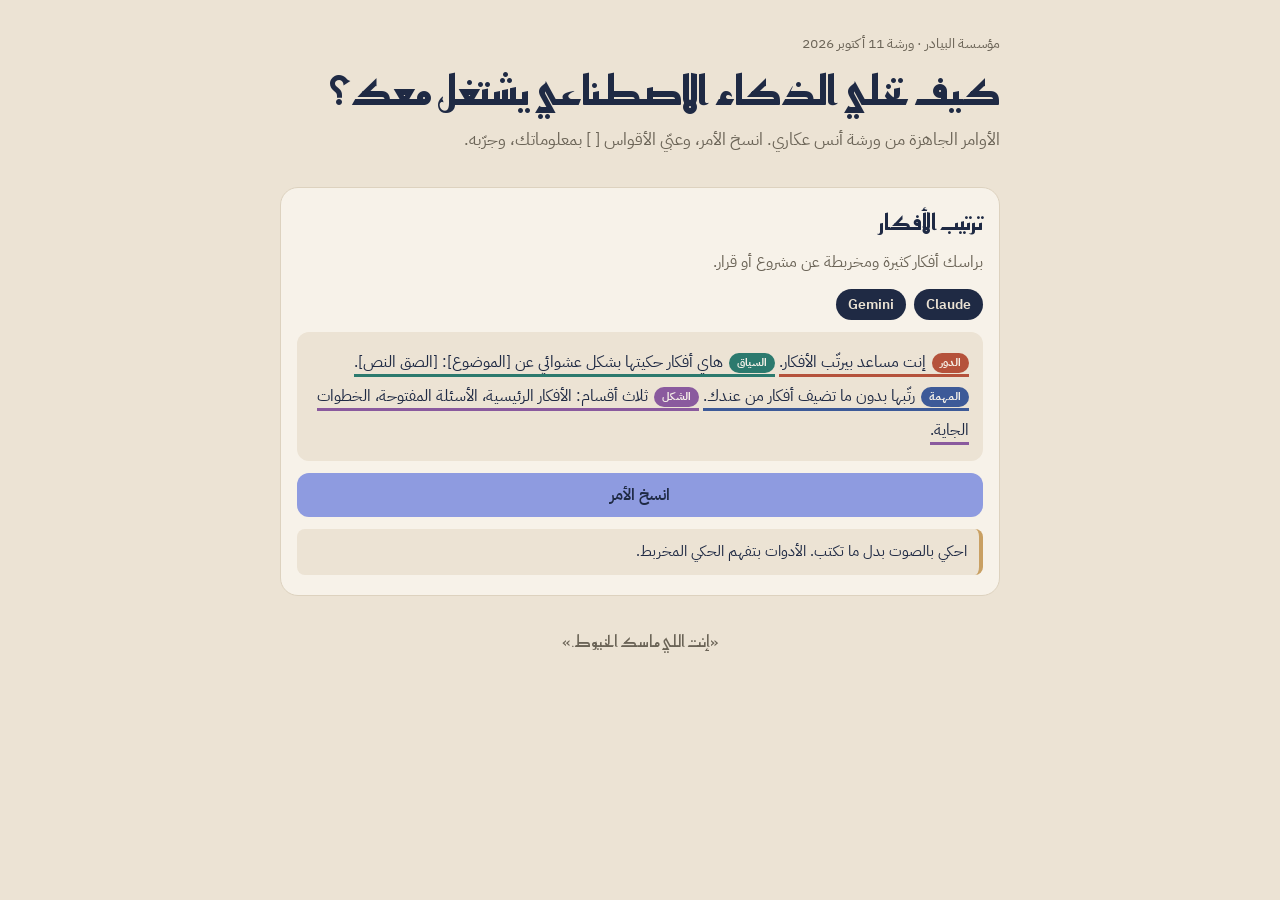
<file: p/thoughts/index.html>
<!doctype html>
<html lang="ar" dir="rtl">
<head>
<meta charset="utf-8">
<meta name="viewport" content="width=device-width, initial-scale=1, viewport-fit=cover">
<title>دليل الخيوط الأربعة</title>
<link rel="preconnect" href="https://fonts.googleapis.com">
<link rel="preconnect" href="https://fonts.gstatic.com" crossorigin>
<link href="https://fonts.googleapis.com/css2?family=IBM+Plex+Sans+Arabic:wght@400;600;700&family=Reem+Kufi:wght@500;700&display=swap" rel="stylesheet">
<link rel="stylesheet" href="../../shared/tokens.css?v=3fb5810e">
<link rel="stylesheet" href="../../guide.css?v=64651e1b">
</head>
<body>
<div class="page" data-only="thoughts" dir="rtl" lang="ar">
  <header class="hero">
    <p class="eyebrow">مؤسسة البيادر · ورشة 11 أكتوبر 2026</p>
    <h1>كيف تخلي الذكاء الاصطناعي يشتغل معك؟</h1>
    <p class="lede">الأوامر الجاهزة من ورشة أنس عكاري. انسخ الأمر، وعبّي الأقواس [ ] بمعلوماتك، وجرّبه.</p>
  </header>
  <main>
    <section aria-labelledby="threads-h">
      <h2 id="threads-h">الخيوط الأربعة</h2>
      <div class="threads" data-threads></div>
    </section>
    <div class="groups" data-prompt-groups></div>
    <section aria-labelledby="rules-h">
      <h2 id="rules-h">الخيط اللي ما بتتركه</h2>
      <div class="rules" data-rules></div>
    </section>
  </main>
  <footer>«إنت اللي ماسك الخيوط.»</footer>
</div>
<script src="../../shared/content.js?v=83090c7b"></script>
<script src="../../guide.js?v=4ed8bd0c"></script>
</body>
</html>
</file>
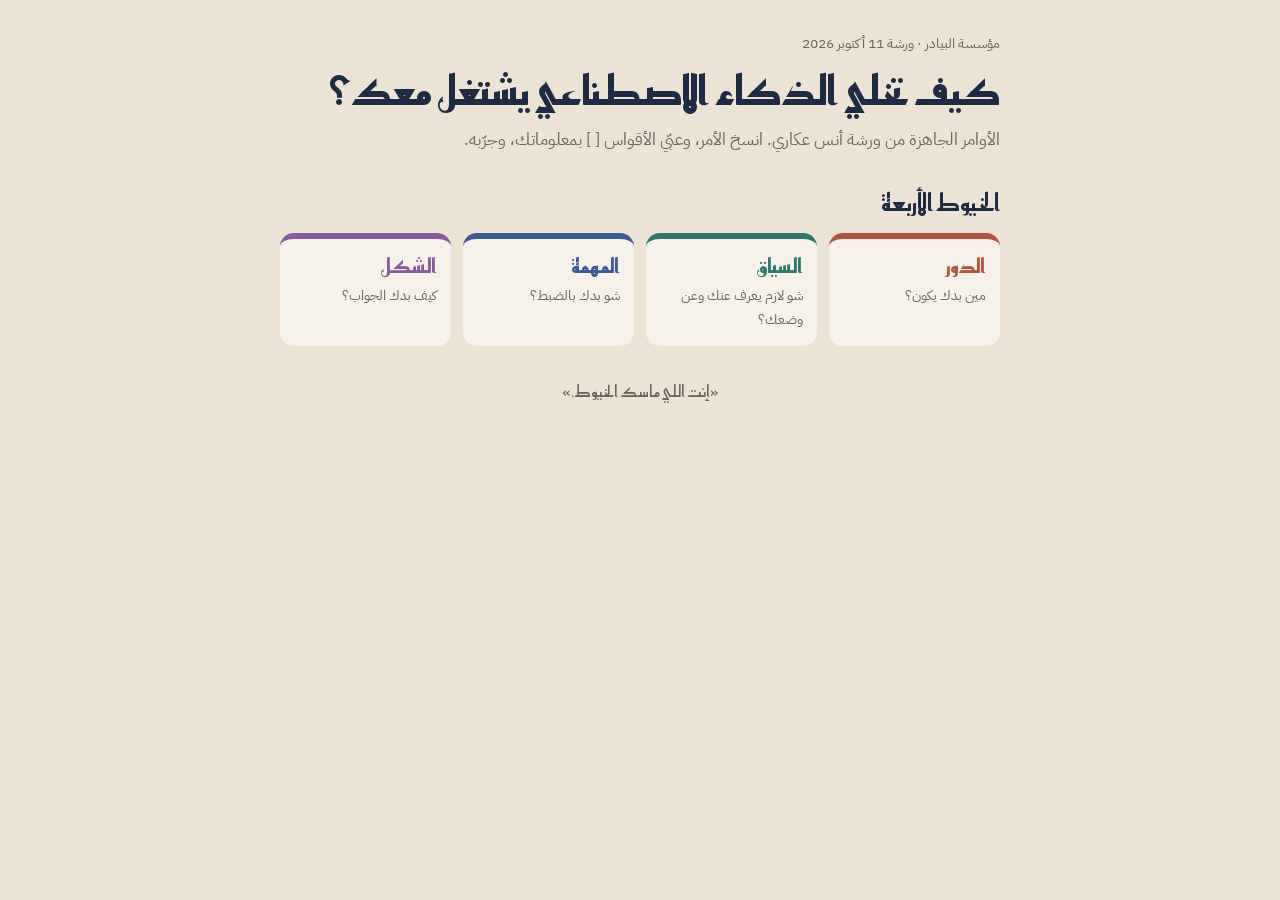
<file: p/threads/index.html>
<!doctype html>
<html lang="ar" dir="rtl">
<head>
<meta charset="utf-8">
<meta name="viewport" content="width=device-width, initial-scale=1, viewport-fit=cover">
<title>دليل الخيوط الأربعة</title>
<link rel="preconnect" href="https://fonts.googleapis.com">
<link rel="preconnect" href="https://fonts.gstatic.com" crossorigin>
<link href="https://fonts.googleapis.com/css2?family=IBM+Plex+Sans+Arabic:wght@400;600;700&family=Reem+Kufi:wght@500;700&display=swap" rel="stylesheet">
<link rel="stylesheet" href="../../shared/tokens.css?v=3fb5810e">
<link rel="stylesheet" href="../../guide.css?v=64651e1b">
</head>
<body>
<div class="page" data-only="threads" dir="rtl" lang="ar">
  <header class="hero">
    <p class="eyebrow">مؤسسة البيادر · ورشة 11 أكتوبر 2026</p>
    <h1>كيف تخلي الذكاء الاصطناعي يشتغل معك؟</h1>
    <p class="lede">الأوامر الجاهزة من ورشة أنس عكاري. انسخ الأمر، وعبّي الأقواس [ ] بمعلوماتك، وجرّبه.</p>
  </header>
  <main>
    <section aria-labelledby="threads-h">
      <h2 id="threads-h">الخيوط الأربعة</h2>
      <div class="threads" data-threads></div>
    </section>
    <div class="groups" data-prompt-groups></div>
    <section aria-labelledby="rules-h">
      <h2 id="rules-h">الخيط اللي ما بتتركه</h2>
      <div class="rules" data-rules></div>
    </section>
  </main>
  <footer>«إنت اللي ماسك الخيوط.»</footer>
</div>
<script src="../../shared/content.js?v=83090c7b"></script>
<script src="../../guide.js?v=4ed8bd0c"></script>
</body>
</html>
</file>
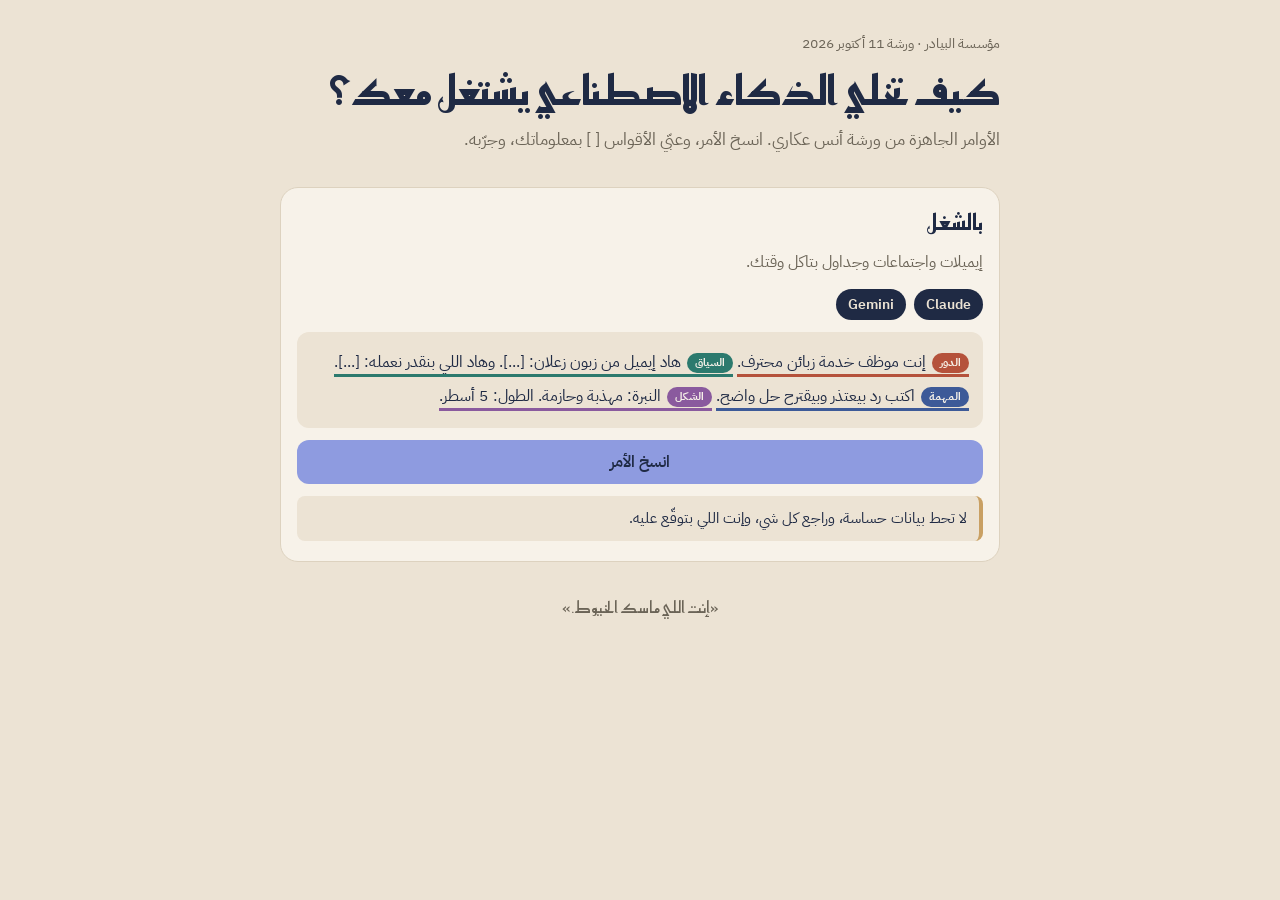
<file: p/work/index.html>
<!doctype html>
<html lang="ar" dir="rtl">
<head>
<meta charset="utf-8">
<meta name="viewport" content="width=device-width, initial-scale=1, viewport-fit=cover">
<title>دليل الخيوط الأربعة</title>
<link rel="preconnect" href="https://fonts.googleapis.com">
<link rel="preconnect" href="https://fonts.gstatic.com" crossorigin>
<link href="https://fonts.googleapis.com/css2?family=IBM+Plex+Sans+Arabic:wght@400;600;700&family=Reem+Kufi:wght@500;700&display=swap" rel="stylesheet">
<link rel="stylesheet" href="../../shared/tokens.css?v=3fb5810e">
<link rel="stylesheet" href="../../guide.css?v=64651e1b">
</head>
<body>
<div class="page" data-only="work" dir="rtl" lang="ar">
  <header class="hero">
    <p class="eyebrow">مؤسسة البيادر · ورشة 11 أكتوبر 2026</p>
    <h1>كيف تخلي الذكاء الاصطناعي يشتغل معك؟</h1>
    <p class="lede">الأوامر الجاهزة من ورشة أنس عكاري. انسخ الأمر، وعبّي الأقواس [ ] بمعلوماتك، وجرّبه.</p>
  </header>
  <main>
    <section aria-labelledby="threads-h">
      <h2 id="threads-h">الخيوط الأربعة</h2>
      <div class="threads" data-threads></div>
    </section>
    <div class="groups" data-prompt-groups></div>
    <section aria-labelledby="rules-h">
      <h2 id="rules-h">الخيط اللي ما بتتركه</h2>
      <div class="rules" data-rules></div>
    </section>
  </main>
  <footer>«إنت اللي ماسك الخيوط.»</footer>
</div>
<script src="../../shared/content.js?v=83090c7b"></script>
<script src="../../guide.js?v=4ed8bd0c"></script>
</body>
</html>
</file>
<file: shared/tokens.css>
:root {
  --bg: #ECE3D4;
  --surface: #F7F2E9;
  --ink: #1F2A44;
  --muted: #6B6457;
  --line: #DDD2BF;
  --accent: #8E9BE0;
  --gold: #C9A063;
  --thread-role: #B5523B;
  --thread-context: #2C7A6E;
  --thread-task: #3D5A98;
  --thread-format: #8A5A9E;
  --font-display: 'Reem Kufi', 'Geeza Pro', sans-serif;
  --font-body: 'IBM Plex Sans Arabic', 'Geeza Pro', sans-serif;
}
</file>
<file: guide.css>
/* Layout: a single reading column of prompt cards, colored by the four threads. Light tokens live in shared/tokens.css. */
:root { --on-accent: #1F2A44; }
@media (prefers-color-scheme: dark) {
  :root:not([data-theme="light"]) {
    --bg: #141824; --surface: #1D2232; --ink: #EDE6D8; --muted: #A8A08F; --line: #2E3447;
    --accent: #A9B3EE; --gold: #D8B47A;
    --thread-role: #E08A72; --thread-context: #5FB8A9; --thread-task: #8EA6E0; --thread-format: #C49AD6;
    --on-accent: #141824; color-scheme: dark;
  }
}
:root[data-theme="dark"] {
  --bg: #141824; --surface: #1D2232; --ink: #EDE6D8; --muted: #A8A08F; --line: #2E3447;
  --accent: #A9B3EE; --gold: #D8B47A;
  --thread-role: #E08A72; --thread-context: #5FB8A9; --thread-task: #8EA6E0; --thread-format: #C49AD6;
  --on-accent: #141824; color-scheme: dark;
}

* { box-sizing: border-box; }
body {
  margin: 0; padding-inline: 16px; background: var(--bg); color: var(--ink);
  font-family: var(--font-body); font-size: 16px; line-height: 1.7; overflow-x: hidden;
}
.page { max-width: 720px; margin-inline: auto; padding-block: 32px 48px; display: grid; gap: 32px; }
h1, h2, h3 { font-family: var(--font-display); line-height: 1.35; margin: 0; text-wrap: balance; }
h1 { font-size: clamp(28px, 7vw, 40px); }
h2 { font-size: 24px; margin-bottom: 14px; }
.hero { display: grid; gap: 8px; }
.eyebrow { color: var(--muted); font-size: 14px; margin: 0; }
.lede { font-size: 17px; color: var(--muted); margin: 0; max-width: 60ch; }
main { display: grid; gap: 36px; }

.threads { display: grid; grid-template-columns: repeat(2, minmax(0, 1fr)); gap: 12px; }
.thread { background: var(--surface); border-radius: 14px; padding: 14px; border-top: 6px solid var(--c); }
.thread h3 { font-size: 20px; color: var(--c); }
.thread p { margin: 4px 0 0; font-size: 14px; color: var(--muted); }
.thread--role, .seg--role { --c: var(--thread-role); }
.thread--context, .seg--context { --c: var(--thread-context); }
.thread--task, .seg--task { --c: var(--thread-task); }
.thread--format, .seg--format { --c: var(--thread-format); }

.cards { display: grid; gap: 20px; }
.card { background: var(--surface); border: 1px solid var(--line); border-radius: 18px; padding: 20px 16px; display: grid; gap: 12px; min-width: 0; }
.card h3 { font-size: 22px; }
.problem { color: var(--muted); margin: 0; }
.tools { display: flex; flex-wrap: wrap; gap: 8px; }
.tools a { direction: ltr; font-size: 14px; font-weight: 600; text-decoration: none; color: var(--bg); background: var(--ink); padding: 4px 12px; border-radius: 999px; }
.tools a:focus-visible { outline: 3px solid var(--accent); outline-offset: 2px; }
.prompt { font-size: 16px; line-height: 2.1; background: var(--bg); border-radius: 12px; padding: 14px; overflow-wrap: anywhere; }
.seg { border-bottom: 3px solid var(--c); }
.seg__tag {
  display: inline-block; font-size: 11px; font-weight: 700; line-height: 1.8; color: var(--surface); background: var(--c);
  border-radius: 999px; padding: 0 8px; margin-inline-end: 6px; vertical-align: middle; user-select: none;
}
.seg__tag::before { content: attr(data-label); }
.copy {
  width: 100%; min-height: 44px; border: 0; border-radius: 12px; background: var(--accent); color: var(--on-accent);
  font: 600 16px var(--font-body); cursor: pointer;
}
.copy:focus-visible { outline: 3px solid var(--ink); outline-offset: 2px; }
.tip { margin: 0; font-size: 15px; padding: 10px 12px; border-inline-start: 4px solid var(--gold); background: var(--bg); border-radius: 8px; }

.rules { display: grid; gap: 12px; }
.rule { background: var(--surface); border-radius: 14px; padding: 14px 16px; border-inline-start: 6px solid var(--gold); }
.rule h3 { font-size: 18px; }
.rule p { margin: 4px 0 0; font-size: 15px; }
footer { text-align: center; font-family: var(--font-display); color: var(--muted); }

@media (min-width: 640px) { .threads { grid-template-columns: repeat(4, minmax(0, 1fr)); } }
.groups { display: grid; gap: 36px; }
.card { scroll-margin-top: 16px; }
.card:target { outline: 3px solid var(--accent); outline-offset: 2px; }
</file>
